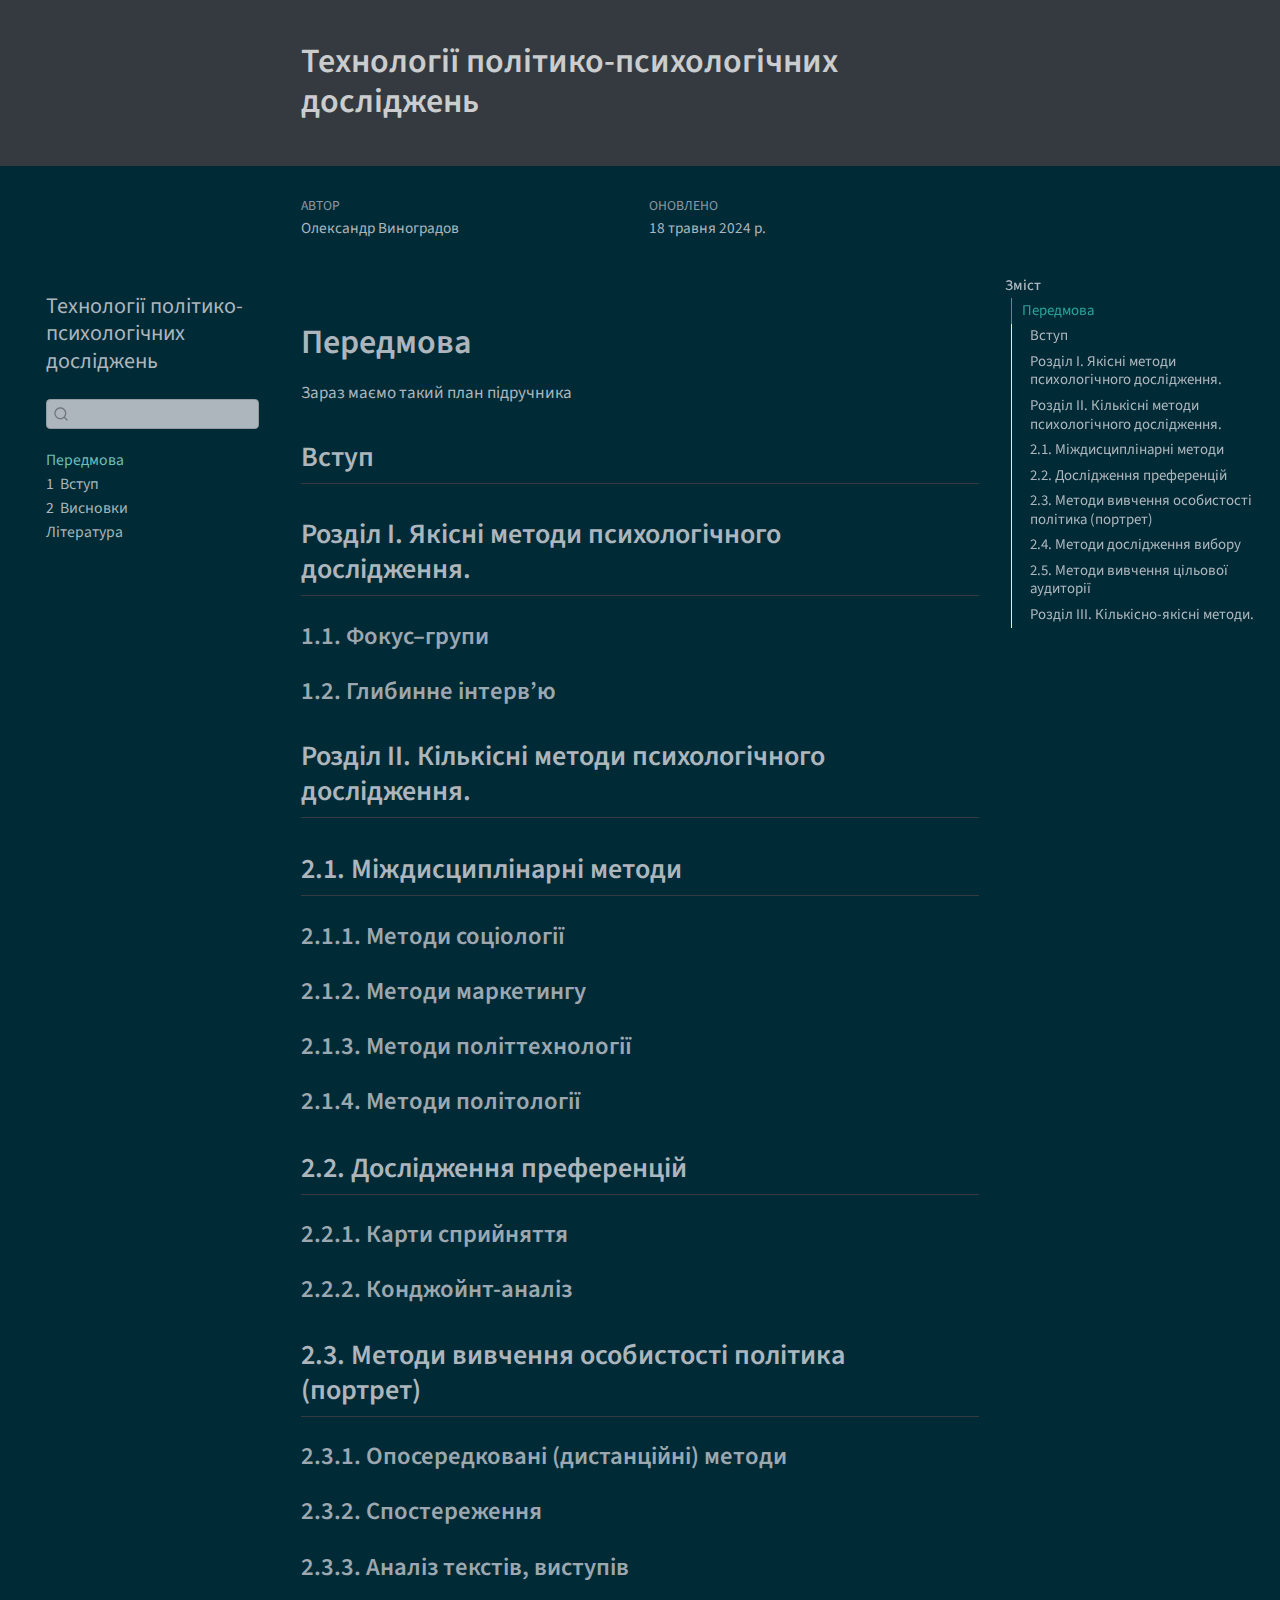
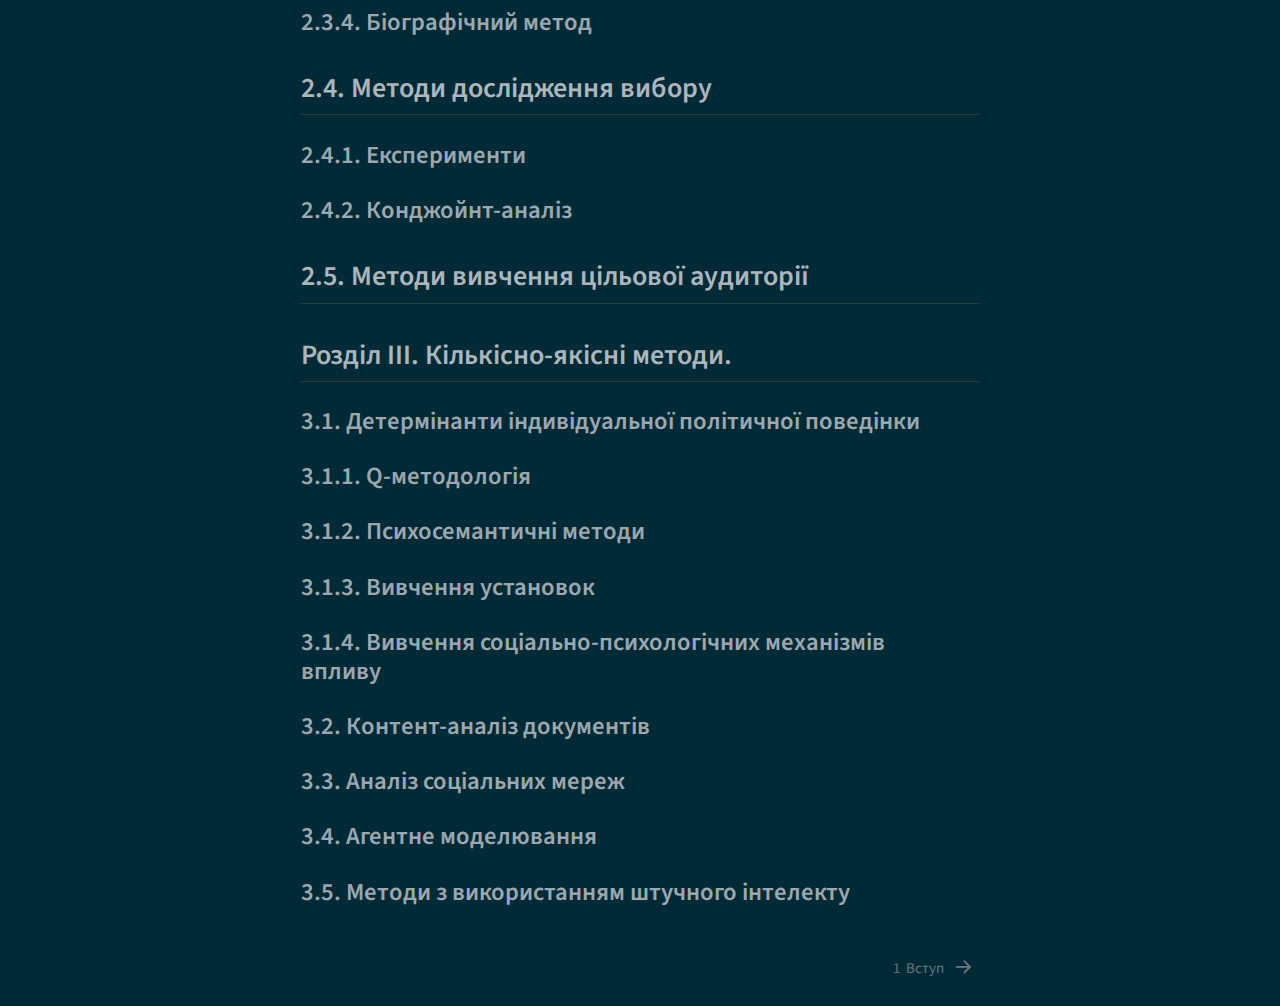
<file: docs/index.html>
<!DOCTYPE html>
<html xmlns="http://www.w3.org/1999/xhtml" lang="uk-UA" xml:lang="uk-UA"><head>

<meta charset="utf-8">
<meta name="generator" content="quarto-1.5.30">

<meta name="viewport" content="width=device-width, initial-scale=1.0, user-scalable=yes">

<meta name="author" content="Олександр Виноградов">

<title>Технології політико-психологічних досліджень</title>
<style>
code{white-space: pre-wrap;}
span.smallcaps{font-variant: small-caps;}
div.columns{display: flex; gap: min(4vw, 1.5em);}
div.column{flex: auto; overflow-x: auto;}
div.hanging-indent{margin-left: 1.5em; text-indent: -1.5em;}
ul.task-list{list-style: none;}
ul.task-list li input[type="checkbox"] {
  width: 0.8em;
  margin: 0 0.8em 0.2em -1em; /* quarto-specific, see https://github.com/quarto-dev/quarto-cli/issues/4556 */ 
  vertical-align: middle;
}
</style>


<script src="site_libs/quarto-nav/quarto-nav.js"></script>
<script src="site_libs/quarto-nav/headroom.min.js"></script>
<script src="site_libs/clipboard/clipboard.min.js"></script>
<script src="site_libs/quarto-search/autocomplete.umd.js"></script>
<script src="site_libs/quarto-search/fuse.min.js"></script>
<script src="site_libs/quarto-search/quarto-search.js"></script>
<meta name="quarto:offset" content="./">
<link href="./intro.html" rel="next">
<script src="site_libs/quarto-html/quarto.js"></script>
<script src="site_libs/quarto-html/popper.min.js"></script>
<script src="site_libs/quarto-html/tippy.umd.min.js"></script>
<script src="site_libs/quarto-html/anchor.min.js"></script>
<link href="site_libs/quarto-html/tippy.css" rel="stylesheet">
<link href="site_libs/quarto-html/quarto-syntax-highlighting-dark.css" rel="stylesheet" id="quarto-text-highlighting-styles">
<script src="site_libs/bootstrap/bootstrap.min.js"></script>
<link href="site_libs/bootstrap/bootstrap-icons.css" rel="stylesheet">
<link href="site_libs/bootstrap/bootstrap.min.css" rel="stylesheet" id="quarto-bootstrap" data-mode="dark">
<script id="quarto-search-options" type="application/json">{
  "location": "sidebar",
  "copy-button": false,
  "collapse-after": 3,
  "panel-placement": "start",
  "type": "textbox",
  "limit": 50,
  "keyboard-shortcut": [
    "f",
    "/",
    "s"
  ],
  "show-item-context": false,
  "language": {
    "search-no-results-text": "No results",
    "search-matching-documents-text": "matching documents",
    "search-copy-link-title": "Copy link to search",
    "search-hide-matches-text": "Hide additional matches",
    "search-more-match-text": "more match in this document",
    "search-more-matches-text": "more matches in this document",
    "search-clear-button-title": "Clear",
    "search-text-placeholder": "",
    "search-detached-cancel-button-title": "Cancel",
    "search-submit-button-title": "Submit",
    "search-label": "Search"
  }
}</script>


</head>

<body class="nav-sidebar floating">

<div id="quarto-search-results"></div>
  <header id="quarto-header" class="headroom fixed-top quarto-banner">
  <nav class="quarto-secondary-nav">
    <div class="container-fluid d-flex">
      <button type="button" class="quarto-btn-toggle btn" data-bs-toggle="collapse" data-bs-target=".quarto-sidebar-collapse-item" aria-controls="quarto-sidebar" aria-expanded="false" aria-label="Toggle sidebar navigation" onclick="if (window.quartoToggleHeadroom) { window.quartoToggleHeadroom(); }">
        <i class="bi bi-layout-text-sidebar-reverse"></i>
      </button>
        <nav class="quarto-page-breadcrumbs" aria-label="breadcrumb"><ol class="breadcrumb"><li class="breadcrumb-item"><a href="./index.html">Передмова</a></li></ol></nav>
        <a class="flex-grow-1" role="button" data-bs-toggle="collapse" data-bs-target=".quarto-sidebar-collapse-item" aria-controls="quarto-sidebar" aria-expanded="false" aria-label="Toggle sidebar navigation" onclick="if (window.quartoToggleHeadroom) { window.quartoToggleHeadroom(); }">      
        </a>
      <button type="button" class="btn quarto-search-button" aria-label="" onclick="window.quartoOpenSearch();">
        <i class="bi bi-search"></i>
      </button>
    </div>
  </nav>
</header>
<!-- content -->
<header id="title-block-header" class="quarto-title-block default page-columns page-full">
  <div class="quarto-title-banner page-columns page-full">
    <div class="quarto-title column-body">
      <h1 class="title">Технології політико-психологічних досліджень</h1>
                      </div>
  </div>
    
  
  <div class="quarto-title-meta">

      <div>
      <div class="quarto-title-meta-heading">Автор</div>
      <div class="quarto-title-meta-contents">
               <p>Олександр Виноградов </p>
            </div>
    </div>
      
      <div>
      <div class="quarto-title-meta-heading">Оновлено</div>
      <div class="quarto-title-meta-contents">
        <p class="date">18 травня 2024 р.</p>
      </div>
    </div>
    
      
    </div>
    
  
  </header><div id="quarto-content" class="quarto-container page-columns page-rows-contents page-layout-article">
<!-- sidebar -->
  <nav id="quarto-sidebar" class="sidebar collapse collapse-horizontal quarto-sidebar-collapse-item sidebar-navigation floating overflow-auto">
    <div class="pt-lg-2 mt-2 text-left sidebar-header">
    <div class="sidebar-title mb-0 py-0">
      <a href="./">Технології політико-психологічних досліджень</a> 
    </div>
      </div>
        <div class="mt-2 flex-shrink-0 align-items-center">
        <div class="sidebar-search">
        <div id="quarto-search" class="" title="Search"></div>
        </div>
        </div>
    <div class="sidebar-menu-container"> 
    <ul class="list-unstyled mt-1">
        <li class="sidebar-item">
  <div class="sidebar-item-container"> 
  <a href="./index.html" class="sidebar-item-text sidebar-link active">
 <span class="menu-text">Передмова</span></a>
  </div>
</li>
        <li class="sidebar-item">
  <div class="sidebar-item-container"> 
  <a href="./intro.html" class="sidebar-item-text sidebar-link">
 <span class="menu-text"><span class="chapter-number">1</span>&nbsp; <span class="chapter-title">Вступ</span></span></a>
  </div>
</li>
        <li class="sidebar-item">
  <div class="sidebar-item-container"> 
  <a href="./summary.html" class="sidebar-item-text sidebar-link">
 <span class="menu-text"><span class="chapter-number">2</span>&nbsp; <span class="chapter-title">Висновки</span></span></a>
  </div>
</li>
        <li class="sidebar-item">
  <div class="sidebar-item-container"> 
  <a href="./references.html" class="sidebar-item-text sidebar-link">
 <span class="menu-text">Література</span></a>
  </div>
</li>
    </ul>
    </div>
</nav>
<div id="quarto-sidebar-glass" class="quarto-sidebar-collapse-item" data-bs-toggle="collapse" data-bs-target=".quarto-sidebar-collapse-item"></div>
<!-- margin-sidebar -->
    <div id="quarto-margin-sidebar" class="sidebar margin-sidebar">
        <nav id="TOC" role="doc-toc" class="toc-active">
    <h2 id="toc-title">Зміст</h2>
   
  <ul>
  <li><a href="#передмова" id="toc-передмова" class="nav-link active" data-scroll-target="#передмова">Передмова</a>
  <ul class="collapse">
  <li><a href="#вступ" id="toc-вступ" class="nav-link" data-scroll-target="#вступ">Вступ</a></li>
  <li><a href="#розділ-і.-якісні-методи-психологічного-дослідження." id="toc-розділ-і.-якісні-методи-психологічного-дослідження." class="nav-link" data-scroll-target="#розділ-і.-якісні-методи-психологічного-дослідження.">Розділ І. Якісні методи психологічного дослідження.</a>
  <ul class="collapse">
  <li><a href="#фокусгрупи" id="toc-фокусгрупи" class="nav-link" data-scroll-target="#фокусгрупи">1.1. Фокус–групи</a></li>
  <li><a href="#глибинне-інтервю" id="toc-глибинне-інтервю" class="nav-link" data-scroll-target="#глибинне-інтервю">1.2. Глибинне інтерв’ю</a></li>
  </ul></li>
  <li><a href="#розділ-іі.-кількісні-методи-психологічного-дослідження." id="toc-розділ-іі.-кількісні-методи-психологічного-дослідження." class="nav-link" data-scroll-target="#розділ-іі.-кількісні-методи-психологічного-дослідження.">Розділ ІІ. Кількісні методи психологічного дослідження.</a></li>
  <li><a href="#міждисциплінарні-методи" id="toc-міждисциплінарні-методи" class="nav-link" data-scroll-target="#міждисциплінарні-методи">2.1. Міждисциплінарні методи</a>
  <ul class="collapse">
  <li><a href="#методи-соціології" id="toc-методи-соціології" class="nav-link" data-scroll-target="#методи-соціології">2.1.1. Методи соціології</a></li>
  <li><a href="#методи-маркетингу" id="toc-методи-маркетингу" class="nav-link" data-scroll-target="#методи-маркетингу">2.1.2. Методи маркетингу</a></li>
  <li><a href="#методи-політтехнології" id="toc-методи-політтехнології" class="nav-link" data-scroll-target="#методи-політтехнології">2.1.3. Методи політтехнології</a></li>
  <li><a href="#методи-політології" id="toc-методи-політології" class="nav-link" data-scroll-target="#методи-політології">2.1.4. Методи політології</a></li>
  </ul></li>
  <li><a href="#дослідження-преференцій" id="toc-дослідження-преференцій" class="nav-link" data-scroll-target="#дослідження-преференцій">2.2. Дослідження преференцій</a>
  <ul class="collapse">
  <li><a href="#карти-сприйняття" id="toc-карти-сприйняття" class="nav-link" data-scroll-target="#карти-сприйняття">2.2.1. Карти сприйняття</a></li>
  <li><a href="#конджойнт-аналіз" id="toc-конджойнт-аналіз" class="nav-link" data-scroll-target="#конджойнт-аналіз">2.2.2. Конджойнт-аналіз</a></li>
  </ul></li>
  <li><a href="#методи-вивчення-особистості-політика-портрет" id="toc-методи-вивчення-особистості-політика-портрет" class="nav-link" data-scroll-target="#методи-вивчення-особистості-політика-портрет">2.3. Методи вивчення особистості політика (портрет)</a>
  <ul class="collapse">
  <li><a href="#опосередковані-дистанційні-методи" id="toc-опосередковані-дистанційні-методи" class="nav-link" data-scroll-target="#опосередковані-дистанційні-методи">2.3.1. Опосередковані (дистанційні) методи</a></li>
  <li><a href="#спостереження" id="toc-спостереження" class="nav-link" data-scroll-target="#спостереження">2.3.2. Спостереження</a></li>
  <li><a href="#аналіз-текстів-виступів" id="toc-аналіз-текстів-виступів" class="nav-link" data-scroll-target="#аналіз-текстів-виступів">2.3.3. Аналіз текстів, виступів</a></li>
  <li><a href="#біографічний-метод" id="toc-біографічний-метод" class="nav-link" data-scroll-target="#біографічний-метод">2.3.4. Біографічний метод</a></li>
  </ul></li>
  <li><a href="#методи-дослідження-вибору" id="toc-методи-дослідження-вибору" class="nav-link" data-scroll-target="#методи-дослідження-вибору">2.4. Методи дослідження вибору</a>
  <ul class="collapse">
  <li><a href="#експерименти" id="toc-експерименти" class="nav-link" data-scroll-target="#експерименти">2.4.1. Експерименти</a></li>
  <li><a href="#конджойнт-аналіз-1" id="toc-конджойнт-аналіз-1" class="nav-link" data-scroll-target="#конджойнт-аналіз-1">2.4.2. Конджойнт-аналіз</a></li>
  </ul></li>
  <li><a href="#методи-вивчення-цільової-аудиторії" id="toc-методи-вивчення-цільової-аудиторії" class="nav-link" data-scroll-target="#методи-вивчення-цільової-аудиторії">2.5. Методи вивчення цільової аудиторії</a></li>
  <li><a href="#розділ-ііі.-кількісно-якісні-методи." id="toc-розділ-ііі.-кількісно-якісні-методи." class="nav-link" data-scroll-target="#розділ-ііі.-кількісно-якісні-методи.">Розділ ІІІ. Кількісно-якісні методи.</a>
  <ul class="collapse">
  <li><a href="#детермінанти-індивідуальної-політичної-поведінки" id="toc-детермінанти-індивідуальної-політичної-поведінки" class="nav-link" data-scroll-target="#детермінанти-індивідуальної-політичної-поведінки">3.1. Детермінанти індивідуальної політичної поведінки</a></li>
  <li><a href="#q-методологія" id="toc-q-методологія" class="nav-link" data-scroll-target="#q-методологія">3.1.1. Q-методологія</a></li>
  <li><a href="#психосемантичні-методи" id="toc-психосемантичні-методи" class="nav-link" data-scroll-target="#психосемантичні-методи">3.1.2. Психосемантичні методи</a></li>
  <li><a href="#вивчення-установок" id="toc-вивчення-установок" class="nav-link" data-scroll-target="#вивчення-установок">3.1.3. Вивчення установок</a></li>
  <li><a href="#вивчення-соціально-психологічних-механізмів-впливу" id="toc-вивчення-соціально-психологічних-механізмів-впливу" class="nav-link" data-scroll-target="#вивчення-соціально-психологічних-механізмів-впливу">3.1.4. Вивчення соціально-психологічних механізмів впливу</a></li>
  <li><a href="#контент-аналіз-документів" id="toc-контент-аналіз-документів" class="nav-link" data-scroll-target="#контент-аналіз-документів">3.2. Контент-аналіз документів</a></li>
  <li><a href="#аналіз-соціальних-мереж" id="toc-аналіз-соціальних-мереж" class="nav-link" data-scroll-target="#аналіз-соціальних-мереж">3.3. Аналіз соціальних мереж</a></li>
  <li><a href="#агентне-моделювання" id="toc-агентне-моделювання" class="nav-link" data-scroll-target="#агентне-моделювання">3.4. Агентне моделювання</a></li>
  <li><a href="#методи-з-використанням-штучного-інтелекту" id="toc-методи-з-використанням-штучного-інтелекту" class="nav-link" data-scroll-target="#методи-з-використанням-штучного-інтелекту">3.5. Методи з використанням штучного інтелекту</a></li>
  </ul></li>
  </ul></li>
  </ul>
</nav>
    </div>
<!-- main -->
<main class="content quarto-banner-title-block" id="quarto-document-content">





<section id="передмова" class="level1 unnumbered">
<h1 class="unnumbered">Передмова</h1>
<p>Зараз маємо такий план підручника</p>
<section id="вступ" class="level2">
<h2 class="anchored" data-anchor-id="вступ">Вступ</h2>
</section>
<section id="розділ-і.-якісні-методи-психологічного-дослідження." class="level2">
<h2 class="anchored" data-anchor-id="розділ-і.-якісні-методи-психологічного-дослідження.">Розділ І. Якісні методи психологічного дослідження.</h2>
<section id="фокусгрупи" class="level3">
<h3 class="anchored" data-anchor-id="фокусгрупи">1.1. Фокус–групи</h3>
</section>
<section id="глибинне-інтервю" class="level3">
<h3 class="anchored" data-anchor-id="глибинне-інтервю">1.2. Глибинне інтерв’ю</h3>
</section>
</section>
<section id="розділ-іі.-кількісні-методи-психологічного-дослідження." class="level2">
<h2 class="anchored" data-anchor-id="розділ-іі.-кількісні-методи-психологічного-дослідження.">Розділ ІІ. Кількісні методи психологічного дослідження.</h2>
</section>
<section id="міждисциплінарні-методи" class="level2">
<h2 class="anchored" data-anchor-id="міждисциплінарні-методи">2.1. Міждисциплінарні методи</h2>
<section id="методи-соціології" class="level3">
<h3 class="anchored" data-anchor-id="методи-соціології">2.1.1. Методи соціології</h3>
</section>
<section id="методи-маркетингу" class="level3">
<h3 class="anchored" data-anchor-id="методи-маркетингу">2.1.2. Методи маркетингу</h3>
</section>
<section id="методи-політтехнології" class="level3">
<h3 class="anchored" data-anchor-id="методи-політтехнології">2.1.3. Методи політтехнології</h3>
</section>
<section id="методи-політології" class="level3">
<h3 class="anchored" data-anchor-id="методи-політології">2.1.4. Методи політології</h3>
</section>
</section>
<section id="дослідження-преференцій" class="level2">
<h2 class="anchored" data-anchor-id="дослідження-преференцій">2.2. Дослідження преференцій</h2>
<section id="карти-сприйняття" class="level3">
<h3 class="anchored" data-anchor-id="карти-сприйняття">2.2.1. Карти сприйняття</h3>
</section>
<section id="конджойнт-аналіз" class="level3">
<h3 class="anchored" data-anchor-id="конджойнт-аналіз">2.2.2. Конджойнт-аналіз</h3>
</section>
</section>
<section id="методи-вивчення-особистості-політика-портрет" class="level2">
<h2 class="anchored" data-anchor-id="методи-вивчення-особистості-політика-портрет">2.3. Методи вивчення особистості політика (портрет)</h2>
<section id="опосередковані-дистанційні-методи" class="level3">
<h3 class="anchored" data-anchor-id="опосередковані-дистанційні-методи">2.3.1. Опосередковані (дистанційні) методи</h3>
</section>
<section id="спостереження" class="level3">
<h3 class="anchored" data-anchor-id="спостереження">2.3.2. Спостереження</h3>
</section>
<section id="аналіз-текстів-виступів" class="level3">
<h3 class="anchored" data-anchor-id="аналіз-текстів-виступів">2.3.3. Аналіз текстів, виступів</h3>
</section>
<section id="біографічний-метод" class="level3">
<h3 class="anchored" data-anchor-id="біографічний-метод">2.3.4. Біографічний метод</h3>
</section>
</section>
<section id="методи-дослідження-вибору" class="level2">
<h2 class="anchored" data-anchor-id="методи-дослідження-вибору">2.4. Методи дослідження вибору</h2>
<section id="експерименти" class="level3">
<h3 class="anchored" data-anchor-id="експерименти">2.4.1. Експерименти</h3>
</section>
<section id="конджойнт-аналіз-1" class="level3">
<h3 class="anchored" data-anchor-id="конджойнт-аналіз-1">2.4.2. Конджойнт-аналіз</h3>
</section>
</section>
<section id="методи-вивчення-цільової-аудиторії" class="level2">
<h2 class="anchored" data-anchor-id="методи-вивчення-цільової-аудиторії">2.5. Методи вивчення цільової аудиторії</h2>
</section>
<section id="розділ-ііі.-кількісно-якісні-методи." class="level2">
<h2 class="anchored" data-anchor-id="розділ-ііі.-кількісно-якісні-методи.">Розділ ІІІ. Кількісно-якісні методи.</h2>
<section id="детермінанти-індивідуальної-політичної-поведінки" class="level3">
<h3 class="anchored" data-anchor-id="детермінанти-індивідуальної-політичної-поведінки">3.1. Детермінанти індивідуальної політичної поведінки</h3>
</section>
<section id="q-методологія" class="level3">
<h3 class="anchored" data-anchor-id="q-методологія">3.1.1. Q-методологія</h3>
</section>
<section id="психосемантичні-методи" class="level3">
<h3 class="anchored" data-anchor-id="психосемантичні-методи">3.1.2. Психосемантичні методи</h3>
</section>
<section id="вивчення-установок" class="level3">
<h3 class="anchored" data-anchor-id="вивчення-установок">3.1.3. Вивчення установок</h3>
</section>
<section id="вивчення-соціально-психологічних-механізмів-впливу" class="level3">
<h3 class="anchored" data-anchor-id="вивчення-соціально-психологічних-механізмів-впливу">3.1.4. Вивчення соціально-психологічних механізмів впливу</h3>
</section>
<section id="контент-аналіз-документів" class="level3">
<h3 class="anchored" data-anchor-id="контент-аналіз-документів">3.2. Контент-аналіз документів</h3>
</section>
<section id="аналіз-соціальних-мереж" class="level3">
<h3 class="anchored" data-anchor-id="аналіз-соціальних-мереж">3.3. Аналіз соціальних мереж</h3>
</section>
<section id="агентне-моделювання" class="level3">
<h3 class="anchored" data-anchor-id="агентне-моделювання">3.4. Агентне моделювання</h3>
</section>
<section id="методи-з-використанням-штучного-інтелекту" class="level3">
<h3 class="anchored" data-anchor-id="методи-з-використанням-штучного-інтелекту">3.5. Методи з використанням штучного інтелекту</h3>


</section>
</section>
</section>

</main> <!-- /main -->
<script id="quarto-html-after-body" type="application/javascript">
window.document.addEventListener("DOMContentLoaded", function (event) {
  const toggleBodyColorMode = (bsSheetEl) => {
    const mode = bsSheetEl.getAttribute("data-mode");
    const bodyEl = window.document.querySelector("body");
    if (mode === "dark") {
      bodyEl.classList.add("quarto-dark");
      bodyEl.classList.remove("quarto-light");
    } else {
      bodyEl.classList.add("quarto-light");
      bodyEl.classList.remove("quarto-dark");
    }
  }
  const toggleBodyColorPrimary = () => {
    const bsSheetEl = window.document.querySelector("link#quarto-bootstrap");
    if (bsSheetEl) {
      toggleBodyColorMode(bsSheetEl);
    }
  }
  toggleBodyColorPrimary();  
  const icon = "";
  const anchorJS = new window.AnchorJS();
  anchorJS.options = {
    placement: 'right',
    icon: icon
  };
  anchorJS.add('.anchored');
  const isCodeAnnotation = (el) => {
    for (const clz of el.classList) {
      if (clz.startsWith('code-annotation-')) {                     
        return true;
      }
    }
    return false;
  }
  const onCopySuccess = function(e) {
    // button target
    const button = e.trigger;
    // don't keep focus
    button.blur();
    // flash "checked"
    button.classList.add('code-copy-button-checked');
    var currentTitle = button.getAttribute("title");
    button.setAttribute("title", "Copied!");
    let tooltip;
    if (window.bootstrap) {
      button.setAttribute("data-bs-toggle", "tooltip");
      button.setAttribute("data-bs-placement", "left");
      button.setAttribute("data-bs-title", "Copied!");
      tooltip = new bootstrap.Tooltip(button, 
        { trigger: "manual", 
          customClass: "code-copy-button-tooltip",
          offset: [0, -8]});
      tooltip.show();    
    }
    setTimeout(function() {
      if (tooltip) {
        tooltip.hide();
        button.removeAttribute("data-bs-title");
        button.removeAttribute("data-bs-toggle");
        button.removeAttribute("data-bs-placement");
      }
      button.setAttribute("title", currentTitle);
      button.classList.remove('code-copy-button-checked');
    }, 1000);
    // clear code selection
    e.clearSelection();
  }
  const getTextToCopy = function(trigger) {
      const codeEl = trigger.previousElementSibling.cloneNode(true);
      for (const childEl of codeEl.children) {
        if (isCodeAnnotation(childEl)) {
          childEl.remove();
        }
      }
      return codeEl.innerText;
  }
  const clipboard = new window.ClipboardJS('.code-copy-button:not([data-in-quarto-modal])', {
    text: getTextToCopy
  });
  clipboard.on('success', onCopySuccess);
  if (window.document.getElementById('quarto-embedded-source-code-modal')) {
    // For code content inside modals, clipBoardJS needs to be initialized with a container option
    // TODO: Check when it could be a function (https://github.com/zenorocha/clipboard.js/issues/860)
    const clipboardModal = new window.ClipboardJS('.code-copy-button[data-in-quarto-modal]', {
      text: getTextToCopy,
      container: window.document.getElementById('quarto-embedded-source-code-modal')
    });
    clipboardModal.on('success', onCopySuccess);
  }
    var localhostRegex = new RegExp(/^(?:http|https):\/\/localhost\:?[0-9]*\//);
    var mailtoRegex = new RegExp(/^mailto:/);
      var filterRegex = new RegExp('/' + window.location.host + '/');
    var isInternal = (href) => {
        return filterRegex.test(href) || localhostRegex.test(href) || mailtoRegex.test(href);
    }
    // Inspect non-navigation links and adorn them if external
 	var links = window.document.querySelectorAll('a[href]:not(.nav-link):not(.navbar-brand):not(.toc-action):not(.sidebar-link):not(.sidebar-item-toggle):not(.pagination-link):not(.no-external):not([aria-hidden]):not(.dropdown-item):not(.quarto-navigation-tool):not(.about-link)');
    for (var i=0; i<links.length; i++) {
      const link = links[i];
      if (!isInternal(link.href)) {
        // undo the damage that might have been done by quarto-nav.js in the case of
        // links that we want to consider external
        if (link.dataset.originalHref !== undefined) {
          link.href = link.dataset.originalHref;
        }
      }
    }
  function tippyHover(el, contentFn, onTriggerFn, onUntriggerFn) {
    const config = {
      allowHTML: true,
      maxWidth: 500,
      delay: 100,
      arrow: false,
      appendTo: function(el) {
          return el.parentElement;
      },
      interactive: true,
      interactiveBorder: 10,
      theme: 'quarto',
      placement: 'bottom-start',
    };
    if (contentFn) {
      config.content = contentFn;
    }
    if (onTriggerFn) {
      config.onTrigger = onTriggerFn;
    }
    if (onUntriggerFn) {
      config.onUntrigger = onUntriggerFn;
    }
    window.tippy(el, config); 
  }
  const noterefs = window.document.querySelectorAll('a[role="doc-noteref"]');
  for (var i=0; i<noterefs.length; i++) {
    const ref = noterefs[i];
    tippyHover(ref, function() {
      // use id or data attribute instead here
      let href = ref.getAttribute('data-footnote-href') || ref.getAttribute('href');
      try { href = new URL(href).hash; } catch {}
      const id = href.replace(/^#\/?/, "");
      const note = window.document.getElementById(id);
      if (note) {
        return note.innerHTML;
      } else {
        return "";
      }
    });
  }
  const xrefs = window.document.querySelectorAll('a.quarto-xref');
  const processXRef = (id, note) => {
    // Strip column container classes
    const stripColumnClz = (el) => {
      el.classList.remove("page-full", "page-columns");
      if (el.children) {
        for (const child of el.children) {
          stripColumnClz(child);
        }
      }
    }
    stripColumnClz(note)
    if (id === null || id.startsWith('sec-')) {
      // Special case sections, only their first couple elements
      const container = document.createElement("div");
      if (note.children && note.children.length > 2) {
        container.appendChild(note.children[0].cloneNode(true));
        for (let i = 1; i < note.children.length; i++) {
          const child = note.children[i];
          if (child.tagName === "P" && child.innerText === "") {
            continue;
          } else {
            container.appendChild(child.cloneNode(true));
            break;
          }
        }
        if (window.Quarto?.typesetMath) {
          window.Quarto.typesetMath(container);
        }
        return container.innerHTML
      } else {
        if (window.Quarto?.typesetMath) {
          window.Quarto.typesetMath(note);
        }
        return note.innerHTML;
      }
    } else {
      // Remove any anchor links if they are present
      const anchorLink = note.querySelector('a.anchorjs-link');
      if (anchorLink) {
        anchorLink.remove();
      }
      if (window.Quarto?.typesetMath) {
        window.Quarto.typesetMath(note);
      }
      // TODO in 1.5, we should make sure this works without a callout special case
      if (note.classList.contains("callout")) {
        return note.outerHTML;
      } else {
        return note.innerHTML;
      }
    }
  }
  for (var i=0; i<xrefs.length; i++) {
    const xref = xrefs[i];
    tippyHover(xref, undefined, function(instance) {
      instance.disable();
      let url = xref.getAttribute('href');
      let hash = undefined; 
      if (url.startsWith('#')) {
        hash = url;
      } else {
        try { hash = new URL(url).hash; } catch {}
      }
      if (hash) {
        const id = hash.replace(/^#\/?/, "");
        const note = window.document.getElementById(id);
        if (note !== null) {
          try {
            const html = processXRef(id, note.cloneNode(true));
            instance.setContent(html);
          } finally {
            instance.enable();
            instance.show();
          }
        } else {
          // See if we can fetch this
          fetch(url.split('#')[0])
          .then(res => res.text())
          .then(html => {
            const parser = new DOMParser();
            const htmlDoc = parser.parseFromString(html, "text/html");
            const note = htmlDoc.getElementById(id);
            if (note !== null) {
              const html = processXRef(id, note);
              instance.setContent(html);
            } 
          }).finally(() => {
            instance.enable();
            instance.show();
          });
        }
      } else {
        // See if we can fetch a full url (with no hash to target)
        // This is a special case and we should probably do some content thinning / targeting
        fetch(url)
        .then(res => res.text())
        .then(html => {
          const parser = new DOMParser();
          const htmlDoc = parser.parseFromString(html, "text/html");
          const note = htmlDoc.querySelector('main.content');
          if (note !== null) {
            // This should only happen for chapter cross references
            // (since there is no id in the URL)
            // remove the first header
            if (note.children.length > 0 && note.children[0].tagName === "HEADER") {
              note.children[0].remove();
            }
            const html = processXRef(null, note);
            instance.setContent(html);
          } 
        }).finally(() => {
          instance.enable();
          instance.show();
        });
      }
    }, function(instance) {
    });
  }
      let selectedAnnoteEl;
      const selectorForAnnotation = ( cell, annotation) => {
        let cellAttr = 'data-code-cell="' + cell + '"';
        let lineAttr = 'data-code-annotation="' +  annotation + '"';
        const selector = 'span[' + cellAttr + '][' + lineAttr + ']';
        return selector;
      }
      const selectCodeLines = (annoteEl) => {
        const doc = window.document;
        const targetCell = annoteEl.getAttribute("data-target-cell");
        const targetAnnotation = annoteEl.getAttribute("data-target-annotation");
        const annoteSpan = window.document.querySelector(selectorForAnnotation(targetCell, targetAnnotation));
        const lines = annoteSpan.getAttribute("data-code-lines").split(",");
        const lineIds = lines.map((line) => {
          return targetCell + "-" + line;
        })
        let top = null;
        let height = null;
        let parent = null;
        if (lineIds.length > 0) {
            //compute the position of the single el (top and bottom and make a div)
            const el = window.document.getElementById(lineIds[0]);
            top = el.offsetTop;
            height = el.offsetHeight;
            parent = el.parentElement.parentElement;
          if (lineIds.length > 1) {
            const lastEl = window.document.getElementById(lineIds[lineIds.length - 1]);
            const bottom = lastEl.offsetTop + lastEl.offsetHeight;
            height = bottom - top;
          }
          if (top !== null && height !== null && parent !== null) {
            // cook up a div (if necessary) and position it 
            let div = window.document.getElementById("code-annotation-line-highlight");
            if (div === null) {
              div = window.document.createElement("div");
              div.setAttribute("id", "code-annotation-line-highlight");
              div.style.position = 'absolute';
              parent.appendChild(div);
            }
            div.style.top = top - 2 + "px";
            div.style.height = height + 4 + "px";
            div.style.left = 0;
            let gutterDiv = window.document.getElementById("code-annotation-line-highlight-gutter");
            if (gutterDiv === null) {
              gutterDiv = window.document.createElement("div");
              gutterDiv.setAttribute("id", "code-annotation-line-highlight-gutter");
              gutterDiv.style.position = 'absolute';
              const codeCell = window.document.getElementById(targetCell);
              const gutter = codeCell.querySelector('.code-annotation-gutter');
              gutter.appendChild(gutterDiv);
            }
            gutterDiv.style.top = top - 2 + "px";
            gutterDiv.style.height = height + 4 + "px";
          }
          selectedAnnoteEl = annoteEl;
        }
      };
      const unselectCodeLines = () => {
        const elementsIds = ["code-annotation-line-highlight", "code-annotation-line-highlight-gutter"];
        elementsIds.forEach((elId) => {
          const div = window.document.getElementById(elId);
          if (div) {
            div.remove();
          }
        });
        selectedAnnoteEl = undefined;
      };
        // Handle positioning of the toggle
    window.addEventListener(
      "resize",
      throttle(() => {
        elRect = undefined;
        if (selectedAnnoteEl) {
          selectCodeLines(selectedAnnoteEl);
        }
      }, 10)
    );
    function throttle(fn, ms) {
    let throttle = false;
    let timer;
      return (...args) => {
        if(!throttle) { // first call gets through
            fn.apply(this, args);
            throttle = true;
        } else { // all the others get throttled
            if(timer) clearTimeout(timer); // cancel #2
            timer = setTimeout(() => {
              fn.apply(this, args);
              timer = throttle = false;
            }, ms);
        }
      };
    }
      // Attach click handler to the DT
      const annoteDls = window.document.querySelectorAll('dt[data-target-cell]');
      for (const annoteDlNode of annoteDls) {
        annoteDlNode.addEventListener('click', (event) => {
          const clickedEl = event.target;
          if (clickedEl !== selectedAnnoteEl) {
            unselectCodeLines();
            const activeEl = window.document.querySelector('dt[data-target-cell].code-annotation-active');
            if (activeEl) {
              activeEl.classList.remove('code-annotation-active');
            }
            selectCodeLines(clickedEl);
            clickedEl.classList.add('code-annotation-active');
          } else {
            // Unselect the line
            unselectCodeLines();
            clickedEl.classList.remove('code-annotation-active');
          }
        });
      }
  const findCites = (el) => {
    const parentEl = el.parentElement;
    if (parentEl) {
      const cites = parentEl.dataset.cites;
      if (cites) {
        return {
          el,
          cites: cites.split(' ')
        };
      } else {
        return findCites(el.parentElement)
      }
    } else {
      return undefined;
    }
  };
  var bibliorefs = window.document.querySelectorAll('a[role="doc-biblioref"]');
  for (var i=0; i<bibliorefs.length; i++) {
    const ref = bibliorefs[i];
    const citeInfo = findCites(ref);
    if (citeInfo) {
      tippyHover(citeInfo.el, function() {
        var popup = window.document.createElement('div');
        citeInfo.cites.forEach(function(cite) {
          var citeDiv = window.document.createElement('div');
          citeDiv.classList.add('hanging-indent');
          citeDiv.classList.add('csl-entry');
          var biblioDiv = window.document.getElementById('ref-' + cite);
          if (biblioDiv) {
            citeDiv.innerHTML = biblioDiv.innerHTML;
          }
          popup.appendChild(citeDiv);
        });
        return popup.innerHTML;
      });
    }
  }
});
</script>
<nav class="page-navigation">
  <div class="nav-page nav-page-previous">
  </div>
  <div class="nav-page nav-page-next">
      <a href="./intro.html" class="pagination-link" aria-label="Вступ">
        <span class="nav-page-text"><span class="chapter-number">1</span>&nbsp; <span class="chapter-title">Вступ</span></span> <i class="bi bi-arrow-right-short"></i>
      </a>
  </div>
</nav>
</div> <!-- /content -->




</body></html>
</file>
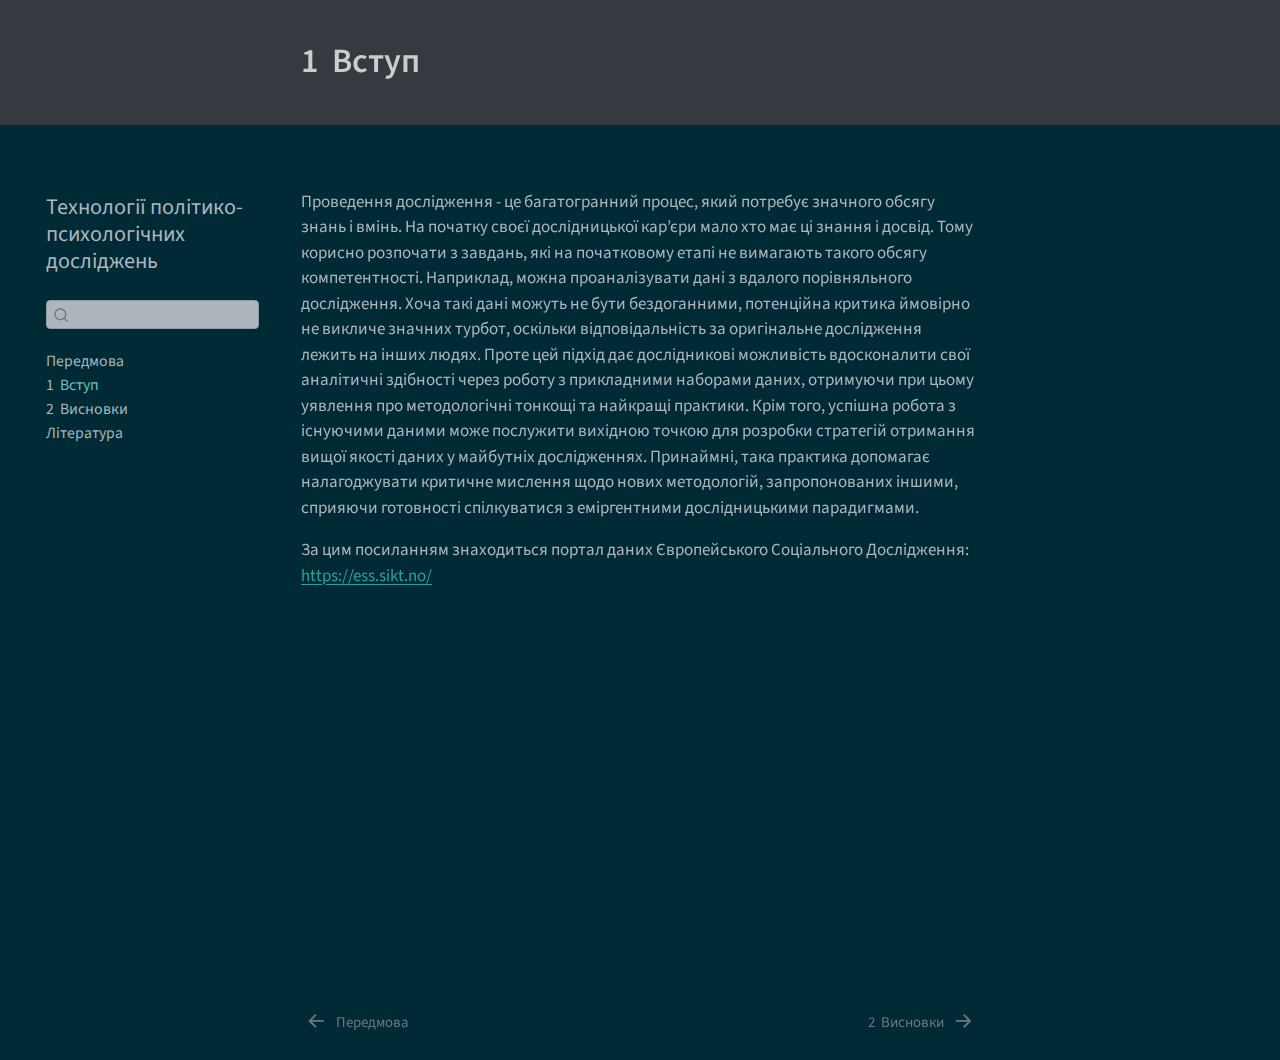
<file: docs/intro.html>
<!DOCTYPE html>
<html xmlns="http://www.w3.org/1999/xhtml" lang="uk-UA" xml:lang="uk-UA"><head>

<meta charset="utf-8">
<meta name="generator" content="quarto-1.5.30">

<meta name="viewport" content="width=device-width, initial-scale=1.0, user-scalable=yes">


<title>Технології політико-психологічних досліджень – 1&nbsp; Вступ</title>
<style>
code{white-space: pre-wrap;}
span.smallcaps{font-variant: small-caps;}
div.columns{display: flex; gap: min(4vw, 1.5em);}
div.column{flex: auto; overflow-x: auto;}
div.hanging-indent{margin-left: 1.5em; text-indent: -1.5em;}
ul.task-list{list-style: none;}
ul.task-list li input[type="checkbox"] {
  width: 0.8em;
  margin: 0 0.8em 0.2em -1em; /* quarto-specific, see https://github.com/quarto-dev/quarto-cli/issues/4556 */ 
  vertical-align: middle;
}
</style>


<script src="site_libs/quarto-nav/quarto-nav.js"></script>
<script src="site_libs/quarto-nav/headroom.min.js"></script>
<script src="site_libs/clipboard/clipboard.min.js"></script>
<script src="site_libs/quarto-search/autocomplete.umd.js"></script>
<script src="site_libs/quarto-search/fuse.min.js"></script>
<script src="site_libs/quarto-search/quarto-search.js"></script>
<meta name="quarto:offset" content="./">
<link href="./summary.html" rel="next">
<link href="./index.html" rel="prev">
<script src="site_libs/quarto-html/quarto.js"></script>
<script src="site_libs/quarto-html/popper.min.js"></script>
<script src="site_libs/quarto-html/tippy.umd.min.js"></script>
<script src="site_libs/quarto-html/anchor.min.js"></script>
<link href="site_libs/quarto-html/tippy.css" rel="stylesheet">
<link href="site_libs/quarto-html/quarto-syntax-highlighting-dark.css" rel="stylesheet" id="quarto-text-highlighting-styles">
<script src="site_libs/bootstrap/bootstrap.min.js"></script>
<link href="site_libs/bootstrap/bootstrap-icons.css" rel="stylesheet">
<link href="site_libs/bootstrap/bootstrap.min.css" rel="stylesheet" id="quarto-bootstrap" data-mode="dark">
<script id="quarto-search-options" type="application/json">{
  "location": "sidebar",
  "copy-button": false,
  "collapse-after": 3,
  "panel-placement": "start",
  "type": "textbox",
  "limit": 50,
  "keyboard-shortcut": [
    "f",
    "/",
    "s"
  ],
  "show-item-context": false,
  "language": {
    "search-no-results-text": "No results",
    "search-matching-documents-text": "matching documents",
    "search-copy-link-title": "Copy link to search",
    "search-hide-matches-text": "Hide additional matches",
    "search-more-match-text": "more match in this document",
    "search-more-matches-text": "more matches in this document",
    "search-clear-button-title": "Clear",
    "search-text-placeholder": "",
    "search-detached-cancel-button-title": "Cancel",
    "search-submit-button-title": "Submit",
    "search-label": "Search"
  }
}</script>


</head>

<body class="nav-sidebar floating">

<div id="quarto-search-results"></div>
  <header id="quarto-header" class="headroom fixed-top quarto-banner">
  <nav class="quarto-secondary-nav">
    <div class="container-fluid d-flex">
      <button type="button" class="quarto-btn-toggle btn" data-bs-toggle="collapse" data-bs-target=".quarto-sidebar-collapse-item" aria-controls="quarto-sidebar" aria-expanded="false" aria-label="Toggle sidebar navigation" onclick="if (window.quartoToggleHeadroom) { window.quartoToggleHeadroom(); }">
        <i class="bi bi-layout-text-sidebar-reverse"></i>
      </button>
        <nav class="quarto-page-breadcrumbs" aria-label="breadcrumb"><ol class="breadcrumb"><li class="breadcrumb-item"><a href="./intro.html"><span class="chapter-number">1</span>&nbsp; <span class="chapter-title">Вступ</span></a></li></ol></nav>
        <a class="flex-grow-1" role="button" data-bs-toggle="collapse" data-bs-target=".quarto-sidebar-collapse-item" aria-controls="quarto-sidebar" aria-expanded="false" aria-label="Toggle sidebar navigation" onclick="if (window.quartoToggleHeadroom) { window.quartoToggleHeadroom(); }">      
        </a>
      <button type="button" class="btn quarto-search-button" aria-label="" onclick="window.quartoOpenSearch();">
        <i class="bi bi-search"></i>
      </button>
    </div>
  </nav>
</header>
<!-- content -->
<header id="title-block-header" class="quarto-title-block default page-columns page-full">
  <div class="quarto-title-banner page-columns page-full">
    <div class="quarto-title column-body">
      <h1 class="title"><span class="chapter-number">1</span>&nbsp; <span class="chapter-title">Вступ</span></h1>
                      </div>
  </div>
    
  
  <div class="quarto-title-meta">

      
    
      
    </div>
    
  
  </header><div id="quarto-content" class="quarto-container page-columns page-rows-contents page-layout-article">
<!-- sidebar -->
  <nav id="quarto-sidebar" class="sidebar collapse collapse-horizontal quarto-sidebar-collapse-item sidebar-navigation floating overflow-auto">
    <div class="pt-lg-2 mt-2 text-left sidebar-header">
    <div class="sidebar-title mb-0 py-0">
      <a href="./">Технології політико-психологічних досліджень</a> 
    </div>
      </div>
        <div class="mt-2 flex-shrink-0 align-items-center">
        <div class="sidebar-search">
        <div id="quarto-search" class="" title="Search"></div>
        </div>
        </div>
    <div class="sidebar-menu-container"> 
    <ul class="list-unstyled mt-1">
        <li class="sidebar-item">
  <div class="sidebar-item-container"> 
  <a href="./index.html" class="sidebar-item-text sidebar-link">
 <span class="menu-text">Передмова</span></a>
  </div>
</li>
        <li class="sidebar-item">
  <div class="sidebar-item-container"> 
  <a href="./intro.html" class="sidebar-item-text sidebar-link active">
 <span class="menu-text"><span class="chapter-number">1</span>&nbsp; <span class="chapter-title">Вступ</span></span></a>
  </div>
</li>
        <li class="sidebar-item">
  <div class="sidebar-item-container"> 
  <a href="./summary.html" class="sidebar-item-text sidebar-link">
 <span class="menu-text"><span class="chapter-number">2</span>&nbsp; <span class="chapter-title">Висновки</span></span></a>
  </div>
</li>
        <li class="sidebar-item">
  <div class="sidebar-item-container"> 
  <a href="./references.html" class="sidebar-item-text sidebar-link">
 <span class="menu-text">Література</span></a>
  </div>
</li>
    </ul>
    </div>
</nav>
<div id="quarto-sidebar-glass" class="quarto-sidebar-collapse-item" data-bs-toggle="collapse" data-bs-target=".quarto-sidebar-collapse-item"></div>
<!-- margin-sidebar -->
    <div id="quarto-margin-sidebar" class="sidebar margin-sidebar zindex-bottom">
        
    </div>
<!-- main -->
<main class="content quarto-banner-title-block" id="quarto-document-content">





<p>Проведення дослідження - це багатогранний процес, який потребує значного обсягу знань і вмінь. На початку своєї дослідницької кар’єри мало хто має ці знання і досвід. Тому корисно розпочати з завдань, які на початковому етапі не вимагають такого обсягу компетентності. Наприклад, можна проаналізувати дані з вдалого порівняльного дослідження. Хоча такі дані можуть не бути бездоганними, потенційна критика ймовірно не викличе значних турбот, оскільки відповідальність за оригінальне дослідження лежить на інших людях. Проте цей підхід дає дослідникові можливість вдосконалити свої аналітичні здібності через роботу з прикладними наборами даних, отримуючи при цьому уявлення про методологічні тонкощі та найкращі практики. Крім того, успішна робота з існуючими даними може послужити вихідною точкою для розробки стратегій отримання вищої якості даних у майбутніх дослідженнях. Принаймні, така практика допомагає налагоджувати критичне мислення щодо нових методологій, запропонованих іншими, сприяючи готовності спілкуватися з еміргентними дослідницькими парадигмами.</p>
<p>За цим посиланням знаходиться портал даних Європейського Соціального Дослідження: <a href="https://ess.sikt.no/" class="uri">https://ess.sikt.no/</a></p>



</main> <!-- /main -->
<script id="quarto-html-after-body" type="application/javascript">
window.document.addEventListener("DOMContentLoaded", function (event) {
  const toggleBodyColorMode = (bsSheetEl) => {
    const mode = bsSheetEl.getAttribute("data-mode");
    const bodyEl = window.document.querySelector("body");
    if (mode === "dark") {
      bodyEl.classList.add("quarto-dark");
      bodyEl.classList.remove("quarto-light");
    } else {
      bodyEl.classList.add("quarto-light");
      bodyEl.classList.remove("quarto-dark");
    }
  }
  const toggleBodyColorPrimary = () => {
    const bsSheetEl = window.document.querySelector("link#quarto-bootstrap");
    if (bsSheetEl) {
      toggleBodyColorMode(bsSheetEl);
    }
  }
  toggleBodyColorPrimary();  
  const icon = "";
  const anchorJS = new window.AnchorJS();
  anchorJS.options = {
    placement: 'right',
    icon: icon
  };
  anchorJS.add('.anchored');
  const isCodeAnnotation = (el) => {
    for (const clz of el.classList) {
      if (clz.startsWith('code-annotation-')) {                     
        return true;
      }
    }
    return false;
  }
  const onCopySuccess = function(e) {
    // button target
    const button = e.trigger;
    // don't keep focus
    button.blur();
    // flash "checked"
    button.classList.add('code-copy-button-checked');
    var currentTitle = button.getAttribute("title");
    button.setAttribute("title", "Copied!");
    let tooltip;
    if (window.bootstrap) {
      button.setAttribute("data-bs-toggle", "tooltip");
      button.setAttribute("data-bs-placement", "left");
      button.setAttribute("data-bs-title", "Copied!");
      tooltip = new bootstrap.Tooltip(button, 
        { trigger: "manual", 
          customClass: "code-copy-button-tooltip",
          offset: [0, -8]});
      tooltip.show();    
    }
    setTimeout(function() {
      if (tooltip) {
        tooltip.hide();
        button.removeAttribute("data-bs-title");
        button.removeAttribute("data-bs-toggle");
        button.removeAttribute("data-bs-placement");
      }
      button.setAttribute("title", currentTitle);
      button.classList.remove('code-copy-button-checked');
    }, 1000);
    // clear code selection
    e.clearSelection();
  }
  const getTextToCopy = function(trigger) {
      const codeEl = trigger.previousElementSibling.cloneNode(true);
      for (const childEl of codeEl.children) {
        if (isCodeAnnotation(childEl)) {
          childEl.remove();
        }
      }
      return codeEl.innerText;
  }
  const clipboard = new window.ClipboardJS('.code-copy-button:not([data-in-quarto-modal])', {
    text: getTextToCopy
  });
  clipboard.on('success', onCopySuccess);
  if (window.document.getElementById('quarto-embedded-source-code-modal')) {
    // For code content inside modals, clipBoardJS needs to be initialized with a container option
    // TODO: Check when it could be a function (https://github.com/zenorocha/clipboard.js/issues/860)
    const clipboardModal = new window.ClipboardJS('.code-copy-button[data-in-quarto-modal]', {
      text: getTextToCopy,
      container: window.document.getElementById('quarto-embedded-source-code-modal')
    });
    clipboardModal.on('success', onCopySuccess);
  }
    var localhostRegex = new RegExp(/^(?:http|https):\/\/localhost\:?[0-9]*\//);
    var mailtoRegex = new RegExp(/^mailto:/);
      var filterRegex = new RegExp('/' + window.location.host + '/');
    var isInternal = (href) => {
        return filterRegex.test(href) || localhostRegex.test(href) || mailtoRegex.test(href);
    }
    // Inspect non-navigation links and adorn them if external
 	var links = window.document.querySelectorAll('a[href]:not(.nav-link):not(.navbar-brand):not(.toc-action):not(.sidebar-link):not(.sidebar-item-toggle):not(.pagination-link):not(.no-external):not([aria-hidden]):not(.dropdown-item):not(.quarto-navigation-tool):not(.about-link)');
    for (var i=0; i<links.length; i++) {
      const link = links[i];
      if (!isInternal(link.href)) {
        // undo the damage that might have been done by quarto-nav.js in the case of
        // links that we want to consider external
        if (link.dataset.originalHref !== undefined) {
          link.href = link.dataset.originalHref;
        }
      }
    }
  function tippyHover(el, contentFn, onTriggerFn, onUntriggerFn) {
    const config = {
      allowHTML: true,
      maxWidth: 500,
      delay: 100,
      arrow: false,
      appendTo: function(el) {
          return el.parentElement;
      },
      interactive: true,
      interactiveBorder: 10,
      theme: 'quarto',
      placement: 'bottom-start',
    };
    if (contentFn) {
      config.content = contentFn;
    }
    if (onTriggerFn) {
      config.onTrigger = onTriggerFn;
    }
    if (onUntriggerFn) {
      config.onUntrigger = onUntriggerFn;
    }
    window.tippy(el, config); 
  }
  const noterefs = window.document.querySelectorAll('a[role="doc-noteref"]');
  for (var i=0; i<noterefs.length; i++) {
    const ref = noterefs[i];
    tippyHover(ref, function() {
      // use id or data attribute instead here
      let href = ref.getAttribute('data-footnote-href') || ref.getAttribute('href');
      try { href = new URL(href).hash; } catch {}
      const id = href.replace(/^#\/?/, "");
      const note = window.document.getElementById(id);
      if (note) {
        return note.innerHTML;
      } else {
        return "";
      }
    });
  }
  const xrefs = window.document.querySelectorAll('a.quarto-xref');
  const processXRef = (id, note) => {
    // Strip column container classes
    const stripColumnClz = (el) => {
      el.classList.remove("page-full", "page-columns");
      if (el.children) {
        for (const child of el.children) {
          stripColumnClz(child);
        }
      }
    }
    stripColumnClz(note)
    if (id === null || id.startsWith('sec-')) {
      // Special case sections, only their first couple elements
      const container = document.createElement("div");
      if (note.children && note.children.length > 2) {
        container.appendChild(note.children[0].cloneNode(true));
        for (let i = 1; i < note.children.length; i++) {
          const child = note.children[i];
          if (child.tagName === "P" && child.innerText === "") {
            continue;
          } else {
            container.appendChild(child.cloneNode(true));
            break;
          }
        }
        if (window.Quarto?.typesetMath) {
          window.Quarto.typesetMath(container);
        }
        return container.innerHTML
      } else {
        if (window.Quarto?.typesetMath) {
          window.Quarto.typesetMath(note);
        }
        return note.innerHTML;
      }
    } else {
      // Remove any anchor links if they are present
      const anchorLink = note.querySelector('a.anchorjs-link');
      if (anchorLink) {
        anchorLink.remove();
      }
      if (window.Quarto?.typesetMath) {
        window.Quarto.typesetMath(note);
      }
      // TODO in 1.5, we should make sure this works without a callout special case
      if (note.classList.contains("callout")) {
        return note.outerHTML;
      } else {
        return note.innerHTML;
      }
    }
  }
  for (var i=0; i<xrefs.length; i++) {
    const xref = xrefs[i];
    tippyHover(xref, undefined, function(instance) {
      instance.disable();
      let url = xref.getAttribute('href');
      let hash = undefined; 
      if (url.startsWith('#')) {
        hash = url;
      } else {
        try { hash = new URL(url).hash; } catch {}
      }
      if (hash) {
        const id = hash.replace(/^#\/?/, "");
        const note = window.document.getElementById(id);
        if (note !== null) {
          try {
            const html = processXRef(id, note.cloneNode(true));
            instance.setContent(html);
          } finally {
            instance.enable();
            instance.show();
          }
        } else {
          // See if we can fetch this
          fetch(url.split('#')[0])
          .then(res => res.text())
          .then(html => {
            const parser = new DOMParser();
            const htmlDoc = parser.parseFromString(html, "text/html");
            const note = htmlDoc.getElementById(id);
            if (note !== null) {
              const html = processXRef(id, note);
              instance.setContent(html);
            } 
          }).finally(() => {
            instance.enable();
            instance.show();
          });
        }
      } else {
        // See if we can fetch a full url (with no hash to target)
        // This is a special case and we should probably do some content thinning / targeting
        fetch(url)
        .then(res => res.text())
        .then(html => {
          const parser = new DOMParser();
          const htmlDoc = parser.parseFromString(html, "text/html");
          const note = htmlDoc.querySelector('main.content');
          if (note !== null) {
            // This should only happen for chapter cross references
            // (since there is no id in the URL)
            // remove the first header
            if (note.children.length > 0 && note.children[0].tagName === "HEADER") {
              note.children[0].remove();
            }
            const html = processXRef(null, note);
            instance.setContent(html);
          } 
        }).finally(() => {
          instance.enable();
          instance.show();
        });
      }
    }, function(instance) {
    });
  }
      let selectedAnnoteEl;
      const selectorForAnnotation = ( cell, annotation) => {
        let cellAttr = 'data-code-cell="' + cell + '"';
        let lineAttr = 'data-code-annotation="' +  annotation + '"';
        const selector = 'span[' + cellAttr + '][' + lineAttr + ']';
        return selector;
      }
      const selectCodeLines = (annoteEl) => {
        const doc = window.document;
        const targetCell = annoteEl.getAttribute("data-target-cell");
        const targetAnnotation = annoteEl.getAttribute("data-target-annotation");
        const annoteSpan = window.document.querySelector(selectorForAnnotation(targetCell, targetAnnotation));
        const lines = annoteSpan.getAttribute("data-code-lines").split(",");
        const lineIds = lines.map((line) => {
          return targetCell + "-" + line;
        })
        let top = null;
        let height = null;
        let parent = null;
        if (lineIds.length > 0) {
            //compute the position of the single el (top and bottom and make a div)
            const el = window.document.getElementById(lineIds[0]);
            top = el.offsetTop;
            height = el.offsetHeight;
            parent = el.parentElement.parentElement;
          if (lineIds.length > 1) {
            const lastEl = window.document.getElementById(lineIds[lineIds.length - 1]);
            const bottom = lastEl.offsetTop + lastEl.offsetHeight;
            height = bottom - top;
          }
          if (top !== null && height !== null && parent !== null) {
            // cook up a div (if necessary) and position it 
            let div = window.document.getElementById("code-annotation-line-highlight");
            if (div === null) {
              div = window.document.createElement("div");
              div.setAttribute("id", "code-annotation-line-highlight");
              div.style.position = 'absolute';
              parent.appendChild(div);
            }
            div.style.top = top - 2 + "px";
            div.style.height = height + 4 + "px";
            div.style.left = 0;
            let gutterDiv = window.document.getElementById("code-annotation-line-highlight-gutter");
            if (gutterDiv === null) {
              gutterDiv = window.document.createElement("div");
              gutterDiv.setAttribute("id", "code-annotation-line-highlight-gutter");
              gutterDiv.style.position = 'absolute';
              const codeCell = window.document.getElementById(targetCell);
              const gutter = codeCell.querySelector('.code-annotation-gutter');
              gutter.appendChild(gutterDiv);
            }
            gutterDiv.style.top = top - 2 + "px";
            gutterDiv.style.height = height + 4 + "px";
          }
          selectedAnnoteEl = annoteEl;
        }
      };
      const unselectCodeLines = () => {
        const elementsIds = ["code-annotation-line-highlight", "code-annotation-line-highlight-gutter"];
        elementsIds.forEach((elId) => {
          const div = window.document.getElementById(elId);
          if (div) {
            div.remove();
          }
        });
        selectedAnnoteEl = undefined;
      };
        // Handle positioning of the toggle
    window.addEventListener(
      "resize",
      throttle(() => {
        elRect = undefined;
        if (selectedAnnoteEl) {
          selectCodeLines(selectedAnnoteEl);
        }
      }, 10)
    );
    function throttle(fn, ms) {
    let throttle = false;
    let timer;
      return (...args) => {
        if(!throttle) { // first call gets through
            fn.apply(this, args);
            throttle = true;
        } else { // all the others get throttled
            if(timer) clearTimeout(timer); // cancel #2
            timer = setTimeout(() => {
              fn.apply(this, args);
              timer = throttle = false;
            }, ms);
        }
      };
    }
      // Attach click handler to the DT
      const annoteDls = window.document.querySelectorAll('dt[data-target-cell]');
      for (const annoteDlNode of annoteDls) {
        annoteDlNode.addEventListener('click', (event) => {
          const clickedEl = event.target;
          if (clickedEl !== selectedAnnoteEl) {
            unselectCodeLines();
            const activeEl = window.document.querySelector('dt[data-target-cell].code-annotation-active');
            if (activeEl) {
              activeEl.classList.remove('code-annotation-active');
            }
            selectCodeLines(clickedEl);
            clickedEl.classList.add('code-annotation-active');
          } else {
            // Unselect the line
            unselectCodeLines();
            clickedEl.classList.remove('code-annotation-active');
          }
        });
      }
  const findCites = (el) => {
    const parentEl = el.parentElement;
    if (parentEl) {
      const cites = parentEl.dataset.cites;
      if (cites) {
        return {
          el,
          cites: cites.split(' ')
        };
      } else {
        return findCites(el.parentElement)
      }
    } else {
      return undefined;
    }
  };
  var bibliorefs = window.document.querySelectorAll('a[role="doc-biblioref"]');
  for (var i=0; i<bibliorefs.length; i++) {
    const ref = bibliorefs[i];
    const citeInfo = findCites(ref);
    if (citeInfo) {
      tippyHover(citeInfo.el, function() {
        var popup = window.document.createElement('div');
        citeInfo.cites.forEach(function(cite) {
          var citeDiv = window.document.createElement('div');
          citeDiv.classList.add('hanging-indent');
          citeDiv.classList.add('csl-entry');
          var biblioDiv = window.document.getElementById('ref-' + cite);
          if (biblioDiv) {
            citeDiv.innerHTML = biblioDiv.innerHTML;
          }
          popup.appendChild(citeDiv);
        });
        return popup.innerHTML;
      });
    }
  }
});
</script>
<nav class="page-navigation">
  <div class="nav-page nav-page-previous">
      <a href="./index.html" class="pagination-link" aria-label="Передмова">
        <i class="bi bi-arrow-left-short"></i> <span class="nav-page-text">Передмова</span>
      </a>          
  </div>
  <div class="nav-page nav-page-next">
      <a href="./summary.html" class="pagination-link" aria-label="Висновки">
        <span class="nav-page-text"><span class="chapter-number">2</span>&nbsp; <span class="chapter-title">Висновки</span></span> <i class="bi bi-arrow-right-short"></i>
      </a>
  </div>
</nav>
</div> <!-- /content -->




</body></html>
</file>
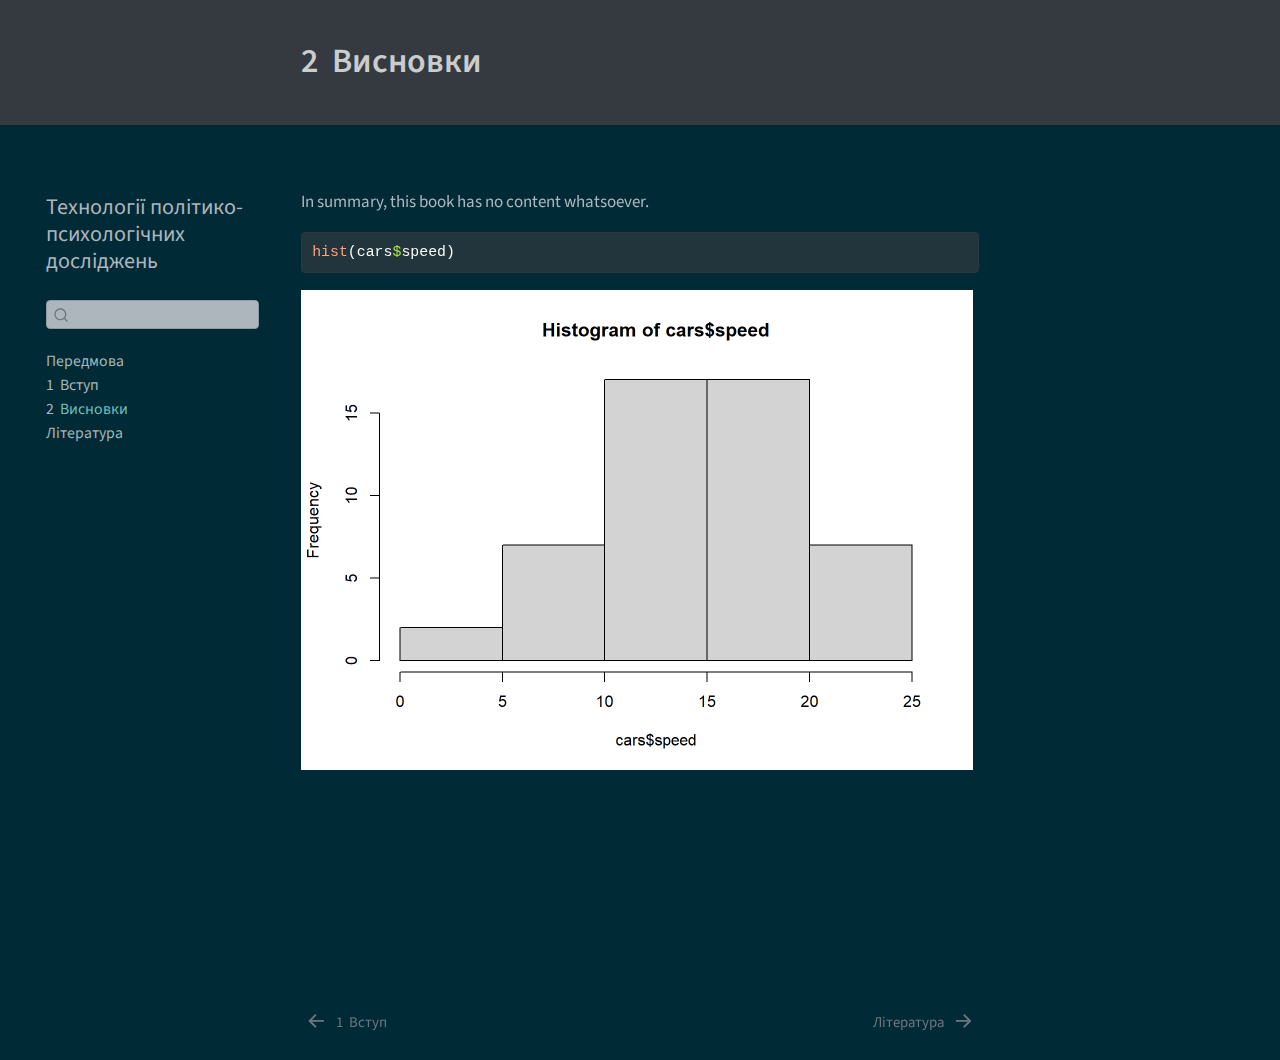
<file: docs/summary.html>
<!DOCTYPE html>
<html xmlns="http://www.w3.org/1999/xhtml" lang="uk-UA" xml:lang="uk-UA"><head>

<meta charset="utf-8">
<meta name="generator" content="quarto-1.5.30">

<meta name="viewport" content="width=device-width, initial-scale=1.0, user-scalable=yes">


<title>Технології політико-психологічних досліджень – 2&nbsp; Висновки</title>
<style>
code{white-space: pre-wrap;}
span.smallcaps{font-variant: small-caps;}
div.columns{display: flex; gap: min(4vw, 1.5em);}
div.column{flex: auto; overflow-x: auto;}
div.hanging-indent{margin-left: 1.5em; text-indent: -1.5em;}
ul.task-list{list-style: none;}
ul.task-list li input[type="checkbox"] {
  width: 0.8em;
  margin: 0 0.8em 0.2em -1em; /* quarto-specific, see https://github.com/quarto-dev/quarto-cli/issues/4556 */ 
  vertical-align: middle;
}
/* CSS for syntax highlighting */
pre > code.sourceCode { white-space: pre; position: relative; }
pre > code.sourceCode > span { line-height: 1.25; }
pre > code.sourceCode > span:empty { height: 1.2em; }
.sourceCode { overflow: visible; }
code.sourceCode > span { color: inherit; text-decoration: inherit; }
div.sourceCode { margin: 1em 0; }
pre.sourceCode { margin: 0; }
@media screen {
div.sourceCode { overflow: auto; }
}
@media print {
pre > code.sourceCode { white-space: pre-wrap; }
pre > code.sourceCode > span { display: inline-block; text-indent: -5em; padding-left: 5em; }
}
pre.numberSource code
  { counter-reset: source-line 0; }
pre.numberSource code > span
  { position: relative; left: -4em; counter-increment: source-line; }
pre.numberSource code > span > a:first-child::before
  { content: counter(source-line);
    position: relative; left: -1em; text-align: right; vertical-align: baseline;
    border: none; display: inline-block;
    -webkit-touch-callout: none; -webkit-user-select: none;
    -khtml-user-select: none; -moz-user-select: none;
    -ms-user-select: none; user-select: none;
    padding: 0 4px; width: 4em;
  }
pre.numberSource { margin-left: 3em;  padding-left: 4px; }
div.sourceCode
  {   }
@media screen {
pre > code.sourceCode > span > a:first-child::before { text-decoration: underline; }
}
</style>


<script src="site_libs/quarto-nav/quarto-nav.js"></script>
<script src="site_libs/quarto-nav/headroom.min.js"></script>
<script src="site_libs/clipboard/clipboard.min.js"></script>
<script src="site_libs/quarto-search/autocomplete.umd.js"></script>
<script src="site_libs/quarto-search/fuse.min.js"></script>
<script src="site_libs/quarto-search/quarto-search.js"></script>
<meta name="quarto:offset" content="./">
<link href="./references.html" rel="next">
<link href="./intro.html" rel="prev">
<script src="site_libs/quarto-html/quarto.js"></script>
<script src="site_libs/quarto-html/popper.min.js"></script>
<script src="site_libs/quarto-html/tippy.umd.min.js"></script>
<script src="site_libs/quarto-html/anchor.min.js"></script>
<link href="site_libs/quarto-html/tippy.css" rel="stylesheet">
<link href="site_libs/quarto-html/quarto-syntax-highlighting-dark.css" rel="stylesheet" id="quarto-text-highlighting-styles">
<script src="site_libs/bootstrap/bootstrap.min.js"></script>
<link href="site_libs/bootstrap/bootstrap-icons.css" rel="stylesheet">
<link href="site_libs/bootstrap/bootstrap.min.css" rel="stylesheet" id="quarto-bootstrap" data-mode="dark">
<script id="quarto-search-options" type="application/json">{
  "location": "sidebar",
  "copy-button": false,
  "collapse-after": 3,
  "panel-placement": "start",
  "type": "textbox",
  "limit": 50,
  "keyboard-shortcut": [
    "f",
    "/",
    "s"
  ],
  "show-item-context": false,
  "language": {
    "search-no-results-text": "No results",
    "search-matching-documents-text": "matching documents",
    "search-copy-link-title": "Copy link to search",
    "search-hide-matches-text": "Hide additional matches",
    "search-more-match-text": "more match in this document",
    "search-more-matches-text": "more matches in this document",
    "search-clear-button-title": "Clear",
    "search-text-placeholder": "",
    "search-detached-cancel-button-title": "Cancel",
    "search-submit-button-title": "Submit",
    "search-label": "Search"
  }
}</script>


</head>

<body class="nav-sidebar floating">

<div id="quarto-search-results"></div>
  <header id="quarto-header" class="headroom fixed-top quarto-banner">
  <nav class="quarto-secondary-nav">
    <div class="container-fluid d-flex">
      <button type="button" class="quarto-btn-toggle btn" data-bs-toggle="collapse" data-bs-target=".quarto-sidebar-collapse-item" aria-controls="quarto-sidebar" aria-expanded="false" aria-label="Toggle sidebar navigation" onclick="if (window.quartoToggleHeadroom) { window.quartoToggleHeadroom(); }">
        <i class="bi bi-layout-text-sidebar-reverse"></i>
      </button>
        <nav class="quarto-page-breadcrumbs" aria-label="breadcrumb"><ol class="breadcrumb"><li class="breadcrumb-item"><a href="./summary.html"><span class="chapter-number">2</span>&nbsp; <span class="chapter-title">Висновки</span></a></li></ol></nav>
        <a class="flex-grow-1" role="button" data-bs-toggle="collapse" data-bs-target=".quarto-sidebar-collapse-item" aria-controls="quarto-sidebar" aria-expanded="false" aria-label="Toggle sidebar navigation" onclick="if (window.quartoToggleHeadroom) { window.quartoToggleHeadroom(); }">      
        </a>
      <button type="button" class="btn quarto-search-button" aria-label="" onclick="window.quartoOpenSearch();">
        <i class="bi bi-search"></i>
      </button>
    </div>
  </nav>
</header>
<!-- content -->
<header id="title-block-header" class="quarto-title-block default page-columns page-full">
  <div class="quarto-title-banner page-columns page-full">
    <div class="quarto-title column-body">
      <h1 class="title"><span class="chapter-number">2</span>&nbsp; <span class="chapter-title">Висновки</span></h1>
                      </div>
  </div>
    
  
  <div class="quarto-title-meta">

      
    
      
    </div>
    
  
  </header><div id="quarto-content" class="quarto-container page-columns page-rows-contents page-layout-article">
<!-- sidebar -->
  <nav id="quarto-sidebar" class="sidebar collapse collapse-horizontal quarto-sidebar-collapse-item sidebar-navigation floating overflow-auto">
    <div class="pt-lg-2 mt-2 text-left sidebar-header">
    <div class="sidebar-title mb-0 py-0">
      <a href="./">Технології політико-психологічних досліджень</a> 
    </div>
      </div>
        <div class="mt-2 flex-shrink-0 align-items-center">
        <div class="sidebar-search">
        <div id="quarto-search" class="" title="Search"></div>
        </div>
        </div>
    <div class="sidebar-menu-container"> 
    <ul class="list-unstyled mt-1">
        <li class="sidebar-item">
  <div class="sidebar-item-container"> 
  <a href="./index.html" class="sidebar-item-text sidebar-link">
 <span class="menu-text">Передмова</span></a>
  </div>
</li>
        <li class="sidebar-item">
  <div class="sidebar-item-container"> 
  <a href="./intro.html" class="sidebar-item-text sidebar-link">
 <span class="menu-text"><span class="chapter-number">1</span>&nbsp; <span class="chapter-title">Вступ</span></span></a>
  </div>
</li>
        <li class="sidebar-item">
  <div class="sidebar-item-container"> 
  <a href="./summary.html" class="sidebar-item-text sidebar-link active">
 <span class="menu-text"><span class="chapter-number">2</span>&nbsp; <span class="chapter-title">Висновки</span></span></a>
  </div>
</li>
        <li class="sidebar-item">
  <div class="sidebar-item-container"> 
  <a href="./references.html" class="sidebar-item-text sidebar-link">
 <span class="menu-text">Література</span></a>
  </div>
</li>
    </ul>
    </div>
</nav>
<div id="quarto-sidebar-glass" class="quarto-sidebar-collapse-item" data-bs-toggle="collapse" data-bs-target=".quarto-sidebar-collapse-item"></div>
<!-- margin-sidebar -->
    <div id="quarto-margin-sidebar" class="sidebar margin-sidebar zindex-bottom">
        
    </div>
<!-- main -->
<main class="content quarto-banner-title-block" id="quarto-document-content">





<p>In summary, this book has no content whatsoever.</p>
<div class="cell">
<div class="sourceCode cell-code" id="cb1"><pre class="sourceCode r code-with-copy"><code class="sourceCode r"><span id="cb1-1"><a href="#cb1-1" aria-hidden="true" tabindex="-1"></a><span class="fu">hist</span>(cars<span class="sc">$</span>speed)</span></code><button title="Copy to Clipboard" class="code-copy-button"><i class="bi"></i></button></pre></div>
<div class="cell-output-display">
<div>
<figure class="figure">
<p><img src="summary_files/figure-html/unnamed-chunk-1-1.png" class="img-fluid figure-img" width="672"></p>
</figure>
</div>
</div>
</div>



</main> <!-- /main -->
<script id="quarto-html-after-body" type="application/javascript">
window.document.addEventListener("DOMContentLoaded", function (event) {
  const toggleBodyColorMode = (bsSheetEl) => {
    const mode = bsSheetEl.getAttribute("data-mode");
    const bodyEl = window.document.querySelector("body");
    if (mode === "dark") {
      bodyEl.classList.add("quarto-dark");
      bodyEl.classList.remove("quarto-light");
    } else {
      bodyEl.classList.add("quarto-light");
      bodyEl.classList.remove("quarto-dark");
    }
  }
  const toggleBodyColorPrimary = () => {
    const bsSheetEl = window.document.querySelector("link#quarto-bootstrap");
    if (bsSheetEl) {
      toggleBodyColorMode(bsSheetEl);
    }
  }
  toggleBodyColorPrimary();  
  const icon = "";
  const anchorJS = new window.AnchorJS();
  anchorJS.options = {
    placement: 'right',
    icon: icon
  };
  anchorJS.add('.anchored');
  const isCodeAnnotation = (el) => {
    for (const clz of el.classList) {
      if (clz.startsWith('code-annotation-')) {                     
        return true;
      }
    }
    return false;
  }
  const onCopySuccess = function(e) {
    // button target
    const button = e.trigger;
    // don't keep focus
    button.blur();
    // flash "checked"
    button.classList.add('code-copy-button-checked');
    var currentTitle = button.getAttribute("title");
    button.setAttribute("title", "Copied!");
    let tooltip;
    if (window.bootstrap) {
      button.setAttribute("data-bs-toggle", "tooltip");
      button.setAttribute("data-bs-placement", "left");
      button.setAttribute("data-bs-title", "Copied!");
      tooltip = new bootstrap.Tooltip(button, 
        { trigger: "manual", 
          customClass: "code-copy-button-tooltip",
          offset: [0, -8]});
      tooltip.show();    
    }
    setTimeout(function() {
      if (tooltip) {
        tooltip.hide();
        button.removeAttribute("data-bs-title");
        button.removeAttribute("data-bs-toggle");
        button.removeAttribute("data-bs-placement");
      }
      button.setAttribute("title", currentTitle);
      button.classList.remove('code-copy-button-checked');
    }, 1000);
    // clear code selection
    e.clearSelection();
  }
  const getTextToCopy = function(trigger) {
      const codeEl = trigger.previousElementSibling.cloneNode(true);
      for (const childEl of codeEl.children) {
        if (isCodeAnnotation(childEl)) {
          childEl.remove();
        }
      }
      return codeEl.innerText;
  }
  const clipboard = new window.ClipboardJS('.code-copy-button:not([data-in-quarto-modal])', {
    text: getTextToCopy
  });
  clipboard.on('success', onCopySuccess);
  if (window.document.getElementById('quarto-embedded-source-code-modal')) {
    // For code content inside modals, clipBoardJS needs to be initialized with a container option
    // TODO: Check when it could be a function (https://github.com/zenorocha/clipboard.js/issues/860)
    const clipboardModal = new window.ClipboardJS('.code-copy-button[data-in-quarto-modal]', {
      text: getTextToCopy,
      container: window.document.getElementById('quarto-embedded-source-code-modal')
    });
    clipboardModal.on('success', onCopySuccess);
  }
    var localhostRegex = new RegExp(/^(?:http|https):\/\/localhost\:?[0-9]*\//);
    var mailtoRegex = new RegExp(/^mailto:/);
      var filterRegex = new RegExp('/' + window.location.host + '/');
    var isInternal = (href) => {
        return filterRegex.test(href) || localhostRegex.test(href) || mailtoRegex.test(href);
    }
    // Inspect non-navigation links and adorn them if external
 	var links = window.document.querySelectorAll('a[href]:not(.nav-link):not(.navbar-brand):not(.toc-action):not(.sidebar-link):not(.sidebar-item-toggle):not(.pagination-link):not(.no-external):not([aria-hidden]):not(.dropdown-item):not(.quarto-navigation-tool):not(.about-link)');
    for (var i=0; i<links.length; i++) {
      const link = links[i];
      if (!isInternal(link.href)) {
        // undo the damage that might have been done by quarto-nav.js in the case of
        // links that we want to consider external
        if (link.dataset.originalHref !== undefined) {
          link.href = link.dataset.originalHref;
        }
      }
    }
  function tippyHover(el, contentFn, onTriggerFn, onUntriggerFn) {
    const config = {
      allowHTML: true,
      maxWidth: 500,
      delay: 100,
      arrow: false,
      appendTo: function(el) {
          return el.parentElement;
      },
      interactive: true,
      interactiveBorder: 10,
      theme: 'quarto',
      placement: 'bottom-start',
    };
    if (contentFn) {
      config.content = contentFn;
    }
    if (onTriggerFn) {
      config.onTrigger = onTriggerFn;
    }
    if (onUntriggerFn) {
      config.onUntrigger = onUntriggerFn;
    }
    window.tippy(el, config); 
  }
  const noterefs = window.document.querySelectorAll('a[role="doc-noteref"]');
  for (var i=0; i<noterefs.length; i++) {
    const ref = noterefs[i];
    tippyHover(ref, function() {
      // use id or data attribute instead here
      let href = ref.getAttribute('data-footnote-href') || ref.getAttribute('href');
      try { href = new URL(href).hash; } catch {}
      const id = href.replace(/^#\/?/, "");
      const note = window.document.getElementById(id);
      if (note) {
        return note.innerHTML;
      } else {
        return "";
      }
    });
  }
  const xrefs = window.document.querySelectorAll('a.quarto-xref');
  const processXRef = (id, note) => {
    // Strip column container classes
    const stripColumnClz = (el) => {
      el.classList.remove("page-full", "page-columns");
      if (el.children) {
        for (const child of el.children) {
          stripColumnClz(child);
        }
      }
    }
    stripColumnClz(note)
    if (id === null || id.startsWith('sec-')) {
      // Special case sections, only their first couple elements
      const container = document.createElement("div");
      if (note.children && note.children.length > 2) {
        container.appendChild(note.children[0].cloneNode(true));
        for (let i = 1; i < note.children.length; i++) {
          const child = note.children[i];
          if (child.tagName === "P" && child.innerText === "") {
            continue;
          } else {
            container.appendChild(child.cloneNode(true));
            break;
          }
        }
        if (window.Quarto?.typesetMath) {
          window.Quarto.typesetMath(container);
        }
        return container.innerHTML
      } else {
        if (window.Quarto?.typesetMath) {
          window.Quarto.typesetMath(note);
        }
        return note.innerHTML;
      }
    } else {
      // Remove any anchor links if they are present
      const anchorLink = note.querySelector('a.anchorjs-link');
      if (anchorLink) {
        anchorLink.remove();
      }
      if (window.Quarto?.typesetMath) {
        window.Quarto.typesetMath(note);
      }
      // TODO in 1.5, we should make sure this works without a callout special case
      if (note.classList.contains("callout")) {
        return note.outerHTML;
      } else {
        return note.innerHTML;
      }
    }
  }
  for (var i=0; i<xrefs.length; i++) {
    const xref = xrefs[i];
    tippyHover(xref, undefined, function(instance) {
      instance.disable();
      let url = xref.getAttribute('href');
      let hash = undefined; 
      if (url.startsWith('#')) {
        hash = url;
      } else {
        try { hash = new URL(url).hash; } catch {}
      }
      if (hash) {
        const id = hash.replace(/^#\/?/, "");
        const note = window.document.getElementById(id);
        if (note !== null) {
          try {
            const html = processXRef(id, note.cloneNode(true));
            instance.setContent(html);
          } finally {
            instance.enable();
            instance.show();
          }
        } else {
          // See if we can fetch this
          fetch(url.split('#')[0])
          .then(res => res.text())
          .then(html => {
            const parser = new DOMParser();
            const htmlDoc = parser.parseFromString(html, "text/html");
            const note = htmlDoc.getElementById(id);
            if (note !== null) {
              const html = processXRef(id, note);
              instance.setContent(html);
            } 
          }).finally(() => {
            instance.enable();
            instance.show();
          });
        }
      } else {
        // See if we can fetch a full url (with no hash to target)
        // This is a special case and we should probably do some content thinning / targeting
        fetch(url)
        .then(res => res.text())
        .then(html => {
          const parser = new DOMParser();
          const htmlDoc = parser.parseFromString(html, "text/html");
          const note = htmlDoc.querySelector('main.content');
          if (note !== null) {
            // This should only happen for chapter cross references
            // (since there is no id in the URL)
            // remove the first header
            if (note.children.length > 0 && note.children[0].tagName === "HEADER") {
              note.children[0].remove();
            }
            const html = processXRef(null, note);
            instance.setContent(html);
          } 
        }).finally(() => {
          instance.enable();
          instance.show();
        });
      }
    }, function(instance) {
    });
  }
      let selectedAnnoteEl;
      const selectorForAnnotation = ( cell, annotation) => {
        let cellAttr = 'data-code-cell="' + cell + '"';
        let lineAttr = 'data-code-annotation="' +  annotation + '"';
        const selector = 'span[' + cellAttr + '][' + lineAttr + ']';
        return selector;
      }
      const selectCodeLines = (annoteEl) => {
        const doc = window.document;
        const targetCell = annoteEl.getAttribute("data-target-cell");
        const targetAnnotation = annoteEl.getAttribute("data-target-annotation");
        const annoteSpan = window.document.querySelector(selectorForAnnotation(targetCell, targetAnnotation));
        const lines = annoteSpan.getAttribute("data-code-lines").split(",");
        const lineIds = lines.map((line) => {
          return targetCell + "-" + line;
        })
        let top = null;
        let height = null;
        let parent = null;
        if (lineIds.length > 0) {
            //compute the position of the single el (top and bottom and make a div)
            const el = window.document.getElementById(lineIds[0]);
            top = el.offsetTop;
            height = el.offsetHeight;
            parent = el.parentElement.parentElement;
          if (lineIds.length > 1) {
            const lastEl = window.document.getElementById(lineIds[lineIds.length - 1]);
            const bottom = lastEl.offsetTop + lastEl.offsetHeight;
            height = bottom - top;
          }
          if (top !== null && height !== null && parent !== null) {
            // cook up a div (if necessary) and position it 
            let div = window.document.getElementById("code-annotation-line-highlight");
            if (div === null) {
              div = window.document.createElement("div");
              div.setAttribute("id", "code-annotation-line-highlight");
              div.style.position = 'absolute';
              parent.appendChild(div);
            }
            div.style.top = top - 2 + "px";
            div.style.height = height + 4 + "px";
            div.style.left = 0;
            let gutterDiv = window.document.getElementById("code-annotation-line-highlight-gutter");
            if (gutterDiv === null) {
              gutterDiv = window.document.createElement("div");
              gutterDiv.setAttribute("id", "code-annotation-line-highlight-gutter");
              gutterDiv.style.position = 'absolute';
              const codeCell = window.document.getElementById(targetCell);
              const gutter = codeCell.querySelector('.code-annotation-gutter');
              gutter.appendChild(gutterDiv);
            }
            gutterDiv.style.top = top - 2 + "px";
            gutterDiv.style.height = height + 4 + "px";
          }
          selectedAnnoteEl = annoteEl;
        }
      };
      const unselectCodeLines = () => {
        const elementsIds = ["code-annotation-line-highlight", "code-annotation-line-highlight-gutter"];
        elementsIds.forEach((elId) => {
          const div = window.document.getElementById(elId);
          if (div) {
            div.remove();
          }
        });
        selectedAnnoteEl = undefined;
      };
        // Handle positioning of the toggle
    window.addEventListener(
      "resize",
      throttle(() => {
        elRect = undefined;
        if (selectedAnnoteEl) {
          selectCodeLines(selectedAnnoteEl);
        }
      }, 10)
    );
    function throttle(fn, ms) {
    let throttle = false;
    let timer;
      return (...args) => {
        if(!throttle) { // first call gets through
            fn.apply(this, args);
            throttle = true;
        } else { // all the others get throttled
            if(timer) clearTimeout(timer); // cancel #2
            timer = setTimeout(() => {
              fn.apply(this, args);
              timer = throttle = false;
            }, ms);
        }
      };
    }
      // Attach click handler to the DT
      const annoteDls = window.document.querySelectorAll('dt[data-target-cell]');
      for (const annoteDlNode of annoteDls) {
        annoteDlNode.addEventListener('click', (event) => {
          const clickedEl = event.target;
          if (clickedEl !== selectedAnnoteEl) {
            unselectCodeLines();
            const activeEl = window.document.querySelector('dt[data-target-cell].code-annotation-active');
            if (activeEl) {
              activeEl.classList.remove('code-annotation-active');
            }
            selectCodeLines(clickedEl);
            clickedEl.classList.add('code-annotation-active');
          } else {
            // Unselect the line
            unselectCodeLines();
            clickedEl.classList.remove('code-annotation-active');
          }
        });
      }
  const findCites = (el) => {
    const parentEl = el.parentElement;
    if (parentEl) {
      const cites = parentEl.dataset.cites;
      if (cites) {
        return {
          el,
          cites: cites.split(' ')
        };
      } else {
        return findCites(el.parentElement)
      }
    } else {
      return undefined;
    }
  };
  var bibliorefs = window.document.querySelectorAll('a[role="doc-biblioref"]');
  for (var i=0; i<bibliorefs.length; i++) {
    const ref = bibliorefs[i];
    const citeInfo = findCites(ref);
    if (citeInfo) {
      tippyHover(citeInfo.el, function() {
        var popup = window.document.createElement('div');
        citeInfo.cites.forEach(function(cite) {
          var citeDiv = window.document.createElement('div');
          citeDiv.classList.add('hanging-indent');
          citeDiv.classList.add('csl-entry');
          var biblioDiv = window.document.getElementById('ref-' + cite);
          if (biblioDiv) {
            citeDiv.innerHTML = biblioDiv.innerHTML;
          }
          popup.appendChild(citeDiv);
        });
        return popup.innerHTML;
      });
    }
  }
});
</script>
<nav class="page-navigation">
  <div class="nav-page nav-page-previous">
      <a href="./intro.html" class="pagination-link" aria-label="Вступ">
        <i class="bi bi-arrow-left-short"></i> <span class="nav-page-text"><span class="chapter-number">1</span>&nbsp; <span class="chapter-title">Вступ</span></span>
      </a>          
  </div>
  <div class="nav-page nav-page-next">
      <a href="./references.html" class="pagination-link" aria-label="Література">
        <span class="nav-page-text">Література</span> <i class="bi bi-arrow-right-short"></i>
      </a>
  </div>
</nav>
</div> <!-- /content -->




</body></html>
</file>
<file: docs/site_libs/quarto-html/tippy.css>
.tippy-box[data-animation=fade][data-state=hidden]{opacity:0}[data-tippy-root]{max-width:calc(100vw - 10px)}.tippy-box{position:relative;background-color:#333;color:#fff;border-radius:4px;font-size:14px;line-height:1.4;white-space:normal;outline:0;transition-property:transform,visibility,opacity}.tippy-box[data-placement^=top]>.tippy-arrow{bottom:0}.tippy-box[data-placement^=top]>.tippy-arrow:before{bottom:-7px;left:0;border-width:8px 8px 0;border-top-color:initial;transform-origin:center top}.tippy-box[data-placement^=bottom]>.tippy-arrow{top:0}.tippy-box[data-placement^=bottom]>.tippy-arrow:before{top:-7px;left:0;border-width:0 8px 8px;border-bottom-color:initial;transform-origin:center bottom}.tippy-box[data-placement^=left]>.tippy-arrow{right:0}.tippy-box[data-placement^=left]>.tippy-arrow:before{border-width:8px 0 8px 8px;border-left-color:initial;right:-7px;transform-origin:center left}.tippy-box[data-placement^=right]>.tippy-arrow{left:0}.tippy-box[data-placement^=right]>.tippy-arrow:before{left:-7px;border-width:8px 8px 8px 0;border-right-color:initial;transform-origin:center right}.tippy-box[data-inertia][data-state=visible]{transition-timing-function:cubic-bezier(.54,1.5,.38,1.11)}.tippy-arrow{width:16px;height:16px;color:#333}.tippy-arrow:before{content:"";position:absolute;border-color:transparent;border-style:solid}.tippy-content{position:relative;padding:5px 9px;z-index:1}
</file>
<file: docs/site_libs/quarto-html/quarto-syntax-highlighting-dark.css>
/* quarto syntax highlight colors */
:root {
  --quarto-hl-al-color: #f07178;
  --quarto-hl-an-color: #d4d0ab;
  --quarto-hl-at-color: #00e0e0;
  --quarto-hl-bn-color: #d4d0ab;
  --quarto-hl-bu-color: #abe338;
  --quarto-hl-ch-color: #abe338;
  --quarto-hl-co-color: #f8f8f2;
  --quarto-hl-cv-color: #ffd700;
  --quarto-hl-cn-color: #ffd700;
  --quarto-hl-cf-color: #ffa07a;
  --quarto-hl-dt-color: #ffa07a;
  --quarto-hl-dv-color: #d4d0ab;
  --quarto-hl-do-color: #f8f8f2;
  --quarto-hl-er-color: #f07178;
  --quarto-hl-ex-color: #00e0e0;
  --quarto-hl-fl-color: #d4d0ab;
  --quarto-hl-fu-color: #ffa07a;
  --quarto-hl-im-color: #abe338;
  --quarto-hl-in-color: #d4d0ab;
  --quarto-hl-kw-color: #ffa07a;
  --quarto-hl-op-color: #ffa07a;
  --quarto-hl-ot-color: #00e0e0;
  --quarto-hl-pp-color: #dcc6e0;
  --quarto-hl-re-color: #00e0e0;
  --quarto-hl-sc-color: #abe338;
  --quarto-hl-ss-color: #abe338;
  --quarto-hl-st-color: #abe338;
  --quarto-hl-va-color: #00e0e0;
  --quarto-hl-vs-color: #abe338;
  --quarto-hl-wa-color: #dcc6e0;
}

/* other quarto variables */
:root {
  --quarto-font-monospace: SFMono-Regular, Menlo, Monaco, Consolas, "Liberation Mono", "Courier New", monospace;
}

code span.al {
  background-color: #2a0f15;
  font-weight: bold;
  color: #f07178;
}

code span.an {
  color: #d4d0ab;
}

code span.at {
  color: #00e0e0;
}

code span.bn {
  color: #d4d0ab;
}

code span.bu {
  color: #abe338;
}

code span.ch {
  color: #abe338;
}

code span.co {
  font-style: italic;
  color: #f8f8f2;
}

code span.cv {
  color: #ffd700;
}

code span.cn {
  color: #ffd700;
}

code span.cf {
  font-weight: bold;
  color: #ffa07a;
}

code span.dt {
  color: #ffa07a;
}

code span.dv {
  color: #d4d0ab;
}

code span.do {
  color: #f8f8f2;
}

code span.er {
  color: #f07178;
  text-decoration: underline;
}

code span.ex {
  font-weight: bold;
  color: #00e0e0;
}

code span.fl {
  color: #d4d0ab;
}

code span.fu {
  color: #ffa07a;
}

code span.im {
  color: #abe338;
}

code span.in {
  color: #d4d0ab;
}

code span.kw {
  font-weight: bold;
  color: #ffa07a;
}

pre > code.sourceCode > span {
  color: #f8f8f2;
}

code span {
  color: #f8f8f2;
}

code.sourceCode > span {
  color: #f8f8f2;
}

div.sourceCode,
div.sourceCode pre.sourceCode {
  color: #f8f8f2;
}

code span.op {
  color: #ffa07a;
}

code span.ot {
  color: #00e0e0;
}

code span.pp {
  color: #dcc6e0;
}

code span.re {
  background-color: #f8f8f2;
  color: #00e0e0;
}

code span.sc {
  color: #abe338;
}

code span.ss {
  color: #abe338;
}

code span.st {
  color: #abe338;
}

code span.va {
  color: #00e0e0;
}

code span.vs {
  color: #abe338;
}

code span.wa {
  color: #dcc6e0;
}

.prevent-inlining {
  content: "</";
}

/*# sourceMappingURL=935a306eefa94366c21e1a970dddb765.css.map */
</file>
